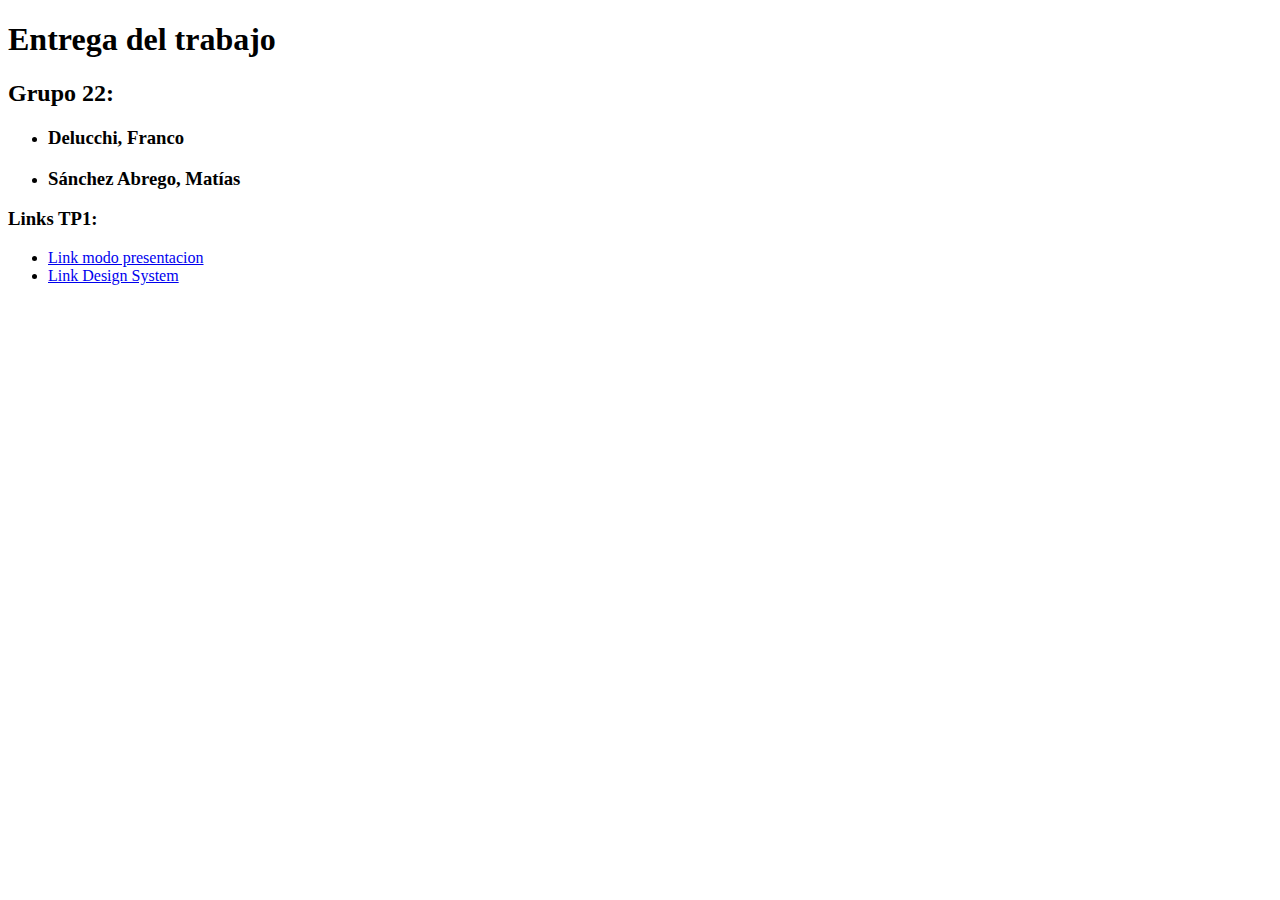
<file: TP1/EntregaFinal/index.html>
<!DOCTYPE html>
<html lang="en">
<head>
    <meta charset="UTF-8">
    <meta name="viewport" content="width=device-width, initial-scale=1.0">
    <meta http-equiv="X-UA-Compatible" content="ie=edge">
    <title>Entrega Visualizacion</title>
</head>
<body>

    <h1>Entrega del trabajo</h1>

    <h2>Grupo 22:</h2>

    <ul>
        <li>
            <h3> Delucchi, Franco</h3>
        </li>
        <li>
            <h3> Sánchez Abrego, Matías</h3>
        </li>   
    </ul>

    <h3>Links TP1:</h3>

    <ul>
        <li>
            <a href="https://www.figma.com/proto/u2akKTMaSn2LsoxK5bPWT7/Design-System---Interfaces?type=design&node-id=106-2058&t=HRVhp0uLTmpouGFp-1&scaling=min-zoom&page-id=16%3A144&mode=design" target="_blank">Link modo presentacion</a>
        </li>
        <li>
            <a href="https://www.figma.com/file/u2akKTMaSn2LsoxK5bPWT7/Design-System---Interfaces?type=design&node-id=0%3A1&mode=design&t=AVyvlEzbK8k4ORBa-1" target="_blank">Link Design System</a>
        </li>
    </ul>

</body>
</html>
</file>
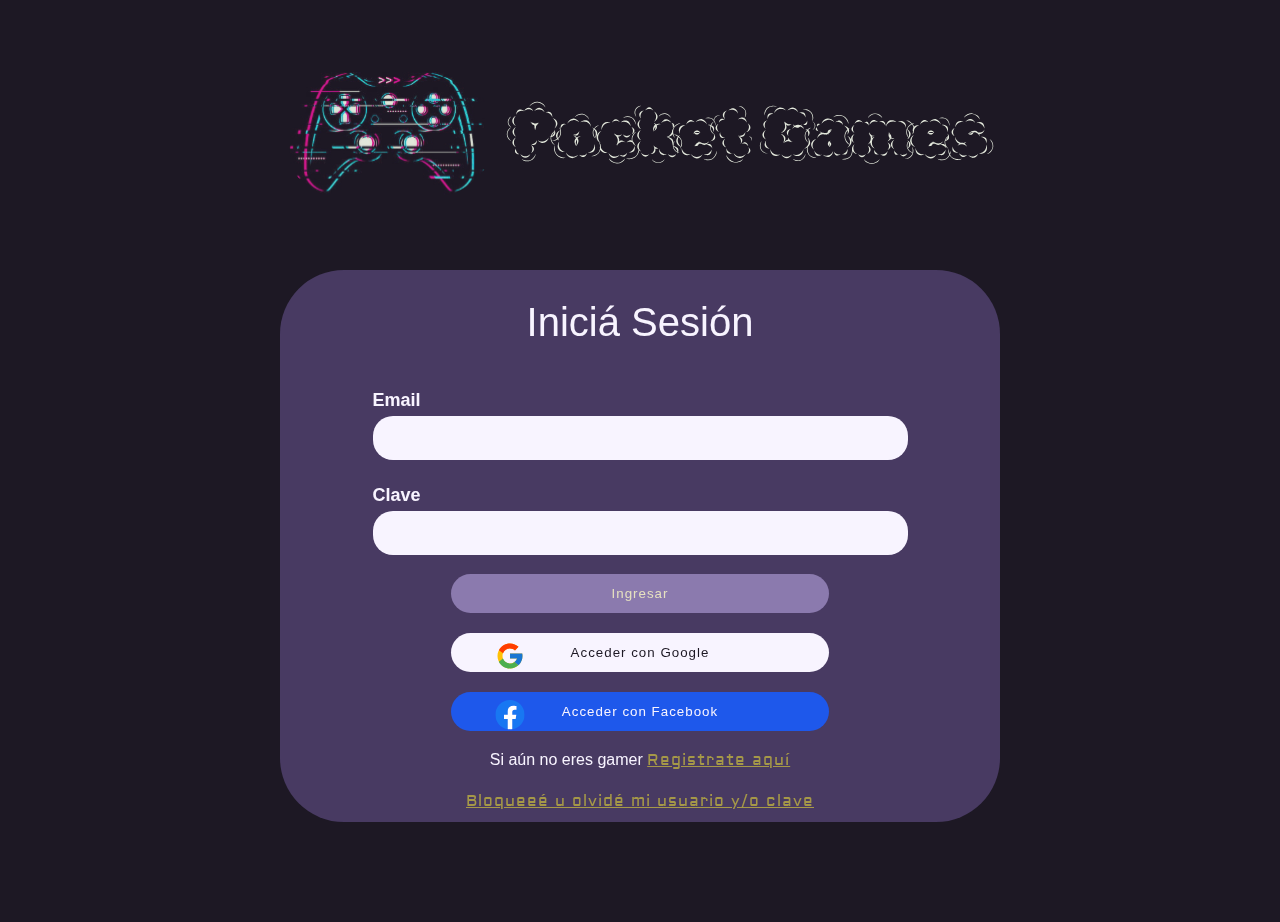
<file: TP2/EntregaFinal/index.html>
<!DOCTYPE html>
<html lang="en">
<head>
    <meta charset="UTF-8">
    <meta name="viewport" content="width=device-width, initial-scale=1.0">
    <title>Log in</title>
    <link rel="stylesheet" href="css/styles.css">

</head>
<body>

    <header class="login-header">
        <div>
            <img src="media/imagenes/logo.svg" alt="PokerGames" id="logo-form">
        </div>
    </header>

    <section class="forms">
        <form action="home.html" class="form-login">
            <h1>Iniciá Sesión</h1>

            <div class="data">
                <label>Email</label>
                <input type="email" class="input-txt" required>
                <label>Clave</label>
                <input type="text" class="input-txt" required>
            </div>

            <button type="submit" class="btn-primary btn-ingreso">Ingresar</button>
            <button class="btn-google">Acceder con Google</button>
            <img src="media/iconos/google.svg" alt="" class="google-form">
            <button class="btn-fb">Acceder con Facebook</button>
            <img src="media/iconos/face.svg" alt="" class="fb-form">

            <p>Si aún no eres gamer <a><span class="registro">Registrate aquí</span></a></p>
            <span>Bloqueeé u olvidé mi usuario y/o clave</span>
        </form>

        <div class="overlay mje-ingreso none">
            <div class="pop-up-exitoso">
                <div class="pop-up-body">
                    <h3>¡Te has logueado exitosamente!</h3>
                </div>
            </div>
        </div>
        

        <form action="" class="form-register none">
            <h1>Ingresá tus datos</h1>
            <div class="data">
                <label>Nombre y Apellido *</label>
                <input type="text" class="input-txt" required>
                <label>Nickname</label>
                <input type="text" class="input-txt">
                <label>Email *</label>
                <input type="email" class="input-txt" value="ejemplo@poket.com"required>
                <label>Fecha de Nacimiento *</label>
                <input type="text" value="dd/mm/aa" class="input-txt" required>
                <label>Clave *</label>
                <input type="text" class="input-txt" required>
                <label>Repetir Clave *</label>
                <input type="text" class="input-txt" required>
            </div>
            
            <div class ="terminos">
                <input type="checkbox" required>
                <label>Acepta términos y condiciones</label>
            </div>
            <div class="captcha">
                <div class="container-captcha">
                    <div class="tic">
                        <img src="media/iconos/tic.svg" alt="" class="none">
                    </div>
                    <p>No soy un robot</p>
                </div>
                <img src="media/iconos/captcha.svg" alt="">
            </div>
    
            <button class="btn-primary btn-register">Registrar</button>
            
            <img src="media/iconos/return.svg" alt="Return" class="return">
        </form>
        <div class="overlay mje-registro none">
            <div class="pop-up-exitoso">
                <div class="pop-up-body">
                    <h3>¡Te has registrado exitosamente!</h3>
                </div>
            </div>
        </div>
        
    </section>

    <script src="js/form.js"></script>
    
</body>
</html>
</file>
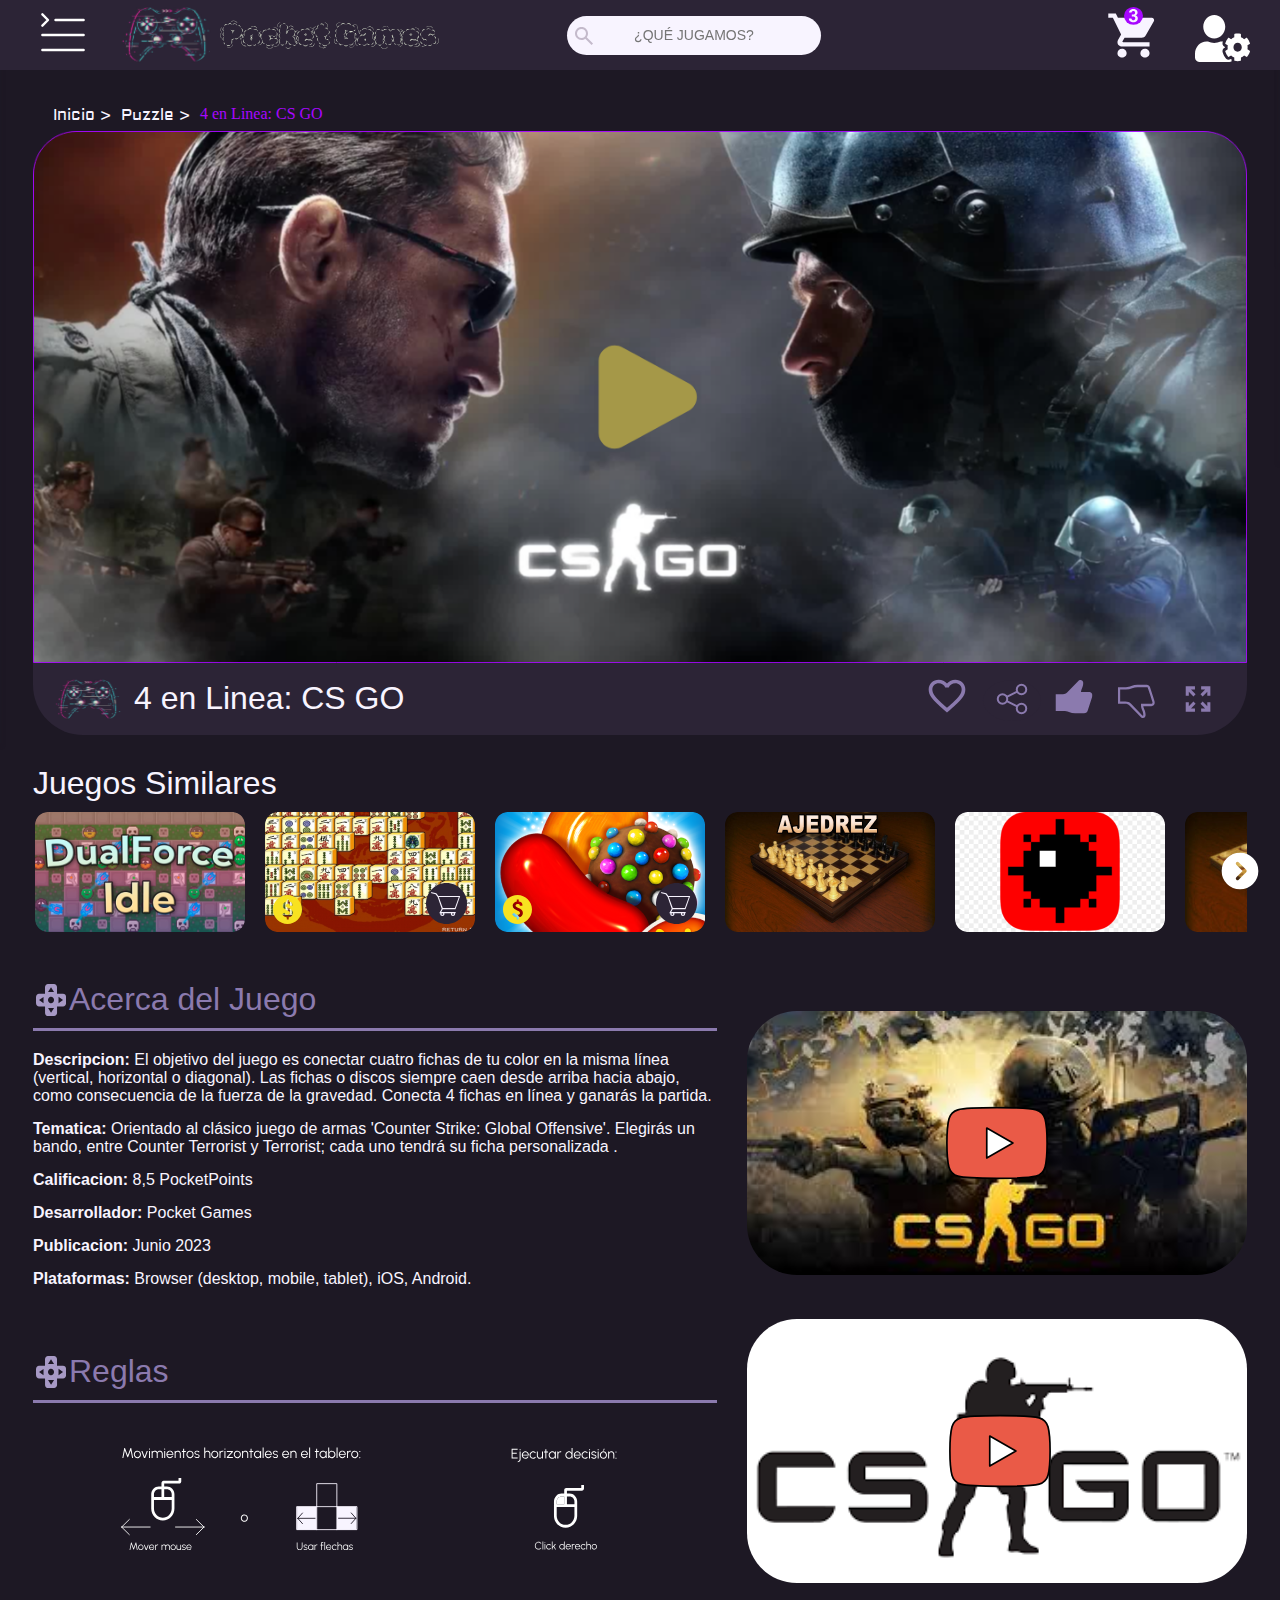
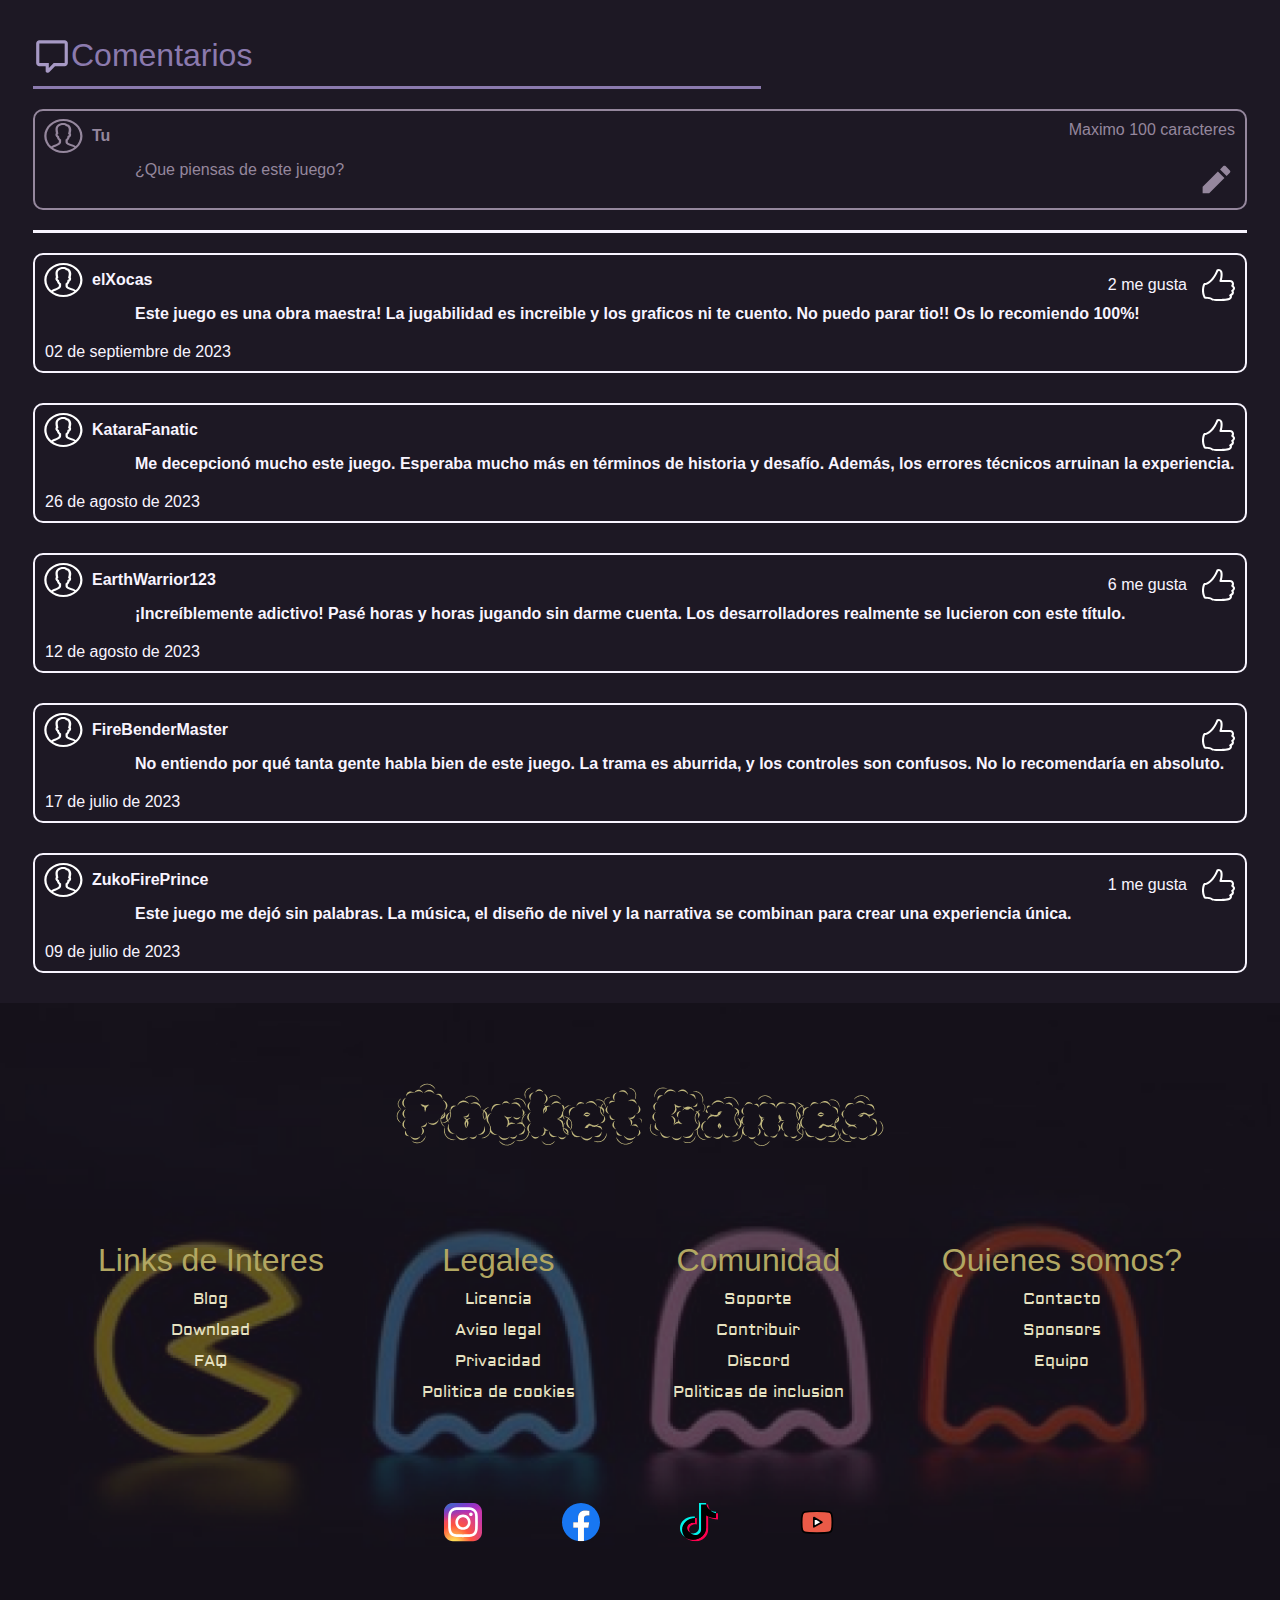
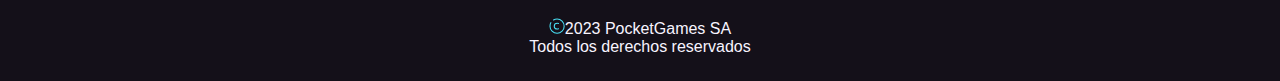
<file: TP2/EntregaFinal/gameView.html>
<!DOCTYPE html>
<html lang="en">
<head>
    <meta charset="UTF-8">
    <meta name="viewport" content="width=device-width, initial-scale=1.0">
    <title>4 en Linea - CS-GO</title>
    <link rel="stylesheet" href="css/styles.css">
</head>
<body>

    <header>
        <div class="menu-logo">
            <img src="media/iconos/burger.svg" id="burger">
            <a href="home.html"><img src="media/imagenes/logo.svg" id="logo-header"></a>
            <a href="home.html"><img src="media/imagenes/joistick.svg" id="joistick"></a>
        </div>
        <div class="menu-search">
            <img src="media/iconos/lupa.svg" alt="" class="lupa">
            <input type="text" placeholder="¿QUÉ JUGAMOS?" class="search">
        </div>
        <div>
            <img src="media/iconos/cart.svg" id="cart">
            <img src="media/iconos/user.svg" id="user">
        </div>
    </header>

    <nav class ="menu">
        <div class="option home">
            <img src="media/iconos/inicio.svg">
            <h3>Inicio</h3>
        </div>
        <div class="option">
            <img src="media/iconos/juegos.svg">
            <h3>Mis Juegos</h3>
        </div>
        <div class="option">
            <img src="media/iconos/recientes.svg">
            <h3>Recientes</h3>
        </div>
        <div class="option">
            <img src="media/iconos/tendencias.svg">
            <h3>Tendencias</h3>
        </div>
        <div class="option">
            <img src="media/iconos/favoritos.svg">
            <h3>Favoritos</h3>
        </div>
        <div class="option line">
            <img src="media/iconos/multijugador.svg">
            <h3>Multijugador</h3>
        </div>
        <div class="option">
            <img src="media/iconos/aventura.svg">
            <h3>Aventura</h3>
        </div>
        <div class="option">
            <img src="media/iconos/autos.svg">
            <h3>Autos</h3>
        </div>
        <div class="option">
            <img src="media/iconos/armas.svg">
            <h3>Armas</h3>
        </div>
        <div class="option">
            <img src="media/iconos/accion.svg">
            <h3>Accion</h3>
        </div>
        <div class="option">
            <img src="media/iconos/terror.svg">
            <h3>Terror</h3>
        </div>
        <div class="option">
            <img src="media/iconos/estrategia.svg">
            <h3>Estrategia</h3>
        </div>
        <div class="option">
            <img src="media/iconos/clasicos.svg">
            <h3>Clásicos</h3>
        </div>
        <div class="option">
            <img src="media/iconos/puzzle.svg">
            <h3>Puzzle</h3>
        </div>
    </nav>

    <nav class ="menu-user">
        <div class="option">
            <img src="media/iconos/account.svg">
            <h3>Perfil</h3>
        </div>
        <div class="option">
            <img src="media/iconos/settings.svg">
            <h3>Ajustes</h3>
        </div>
        <div class="option">
            <img src="media/iconos/purchase.svg">
            <h3>Mis compras</h3>
        </div>
        <div class="option line close">
            <img src="media/iconos/out.svg">
            <h3>Cerrar Sesión</h3>
        </div>
    </nav>

    <nav class ="menu-cart">
        <div class="item">
            <div class="item-container">
                <h3>Counter Strike</h3>
                <div>
                    <img src="media/iconos/delete.svg">
                    <h2>$1,50</h2>
                </div>
            </div>
            <img src="media/imagenes/items/item1.png">
        </div>
        <div class="item">
            <div class="item-container">
                <h3>God of War</h3>
                <div>
                    <img src="media/iconos/delete.svg">
                    <h2>$1,50</h2>
                </div>
            </div>
            <img src="media/imagenes/items/item2.png">
        </div>
        <div class="item">
            <div class="item-container">
                <h3>Starcraft II</h3>
                <div>
                    <img src="media/iconos/delete.svg">
                    <h2>$1,50</h2>
                </div>
            </div>
            <img src="media/imagenes/items/item3.png">
        </div>
        <div class="item total">
            <div class="item-container">
                <h2>Total:</h2>
                <h2>$5,80</h2>
            </div>
            <div class="container">
                <div class="buttons">
                    <a href="#" class="btn btn-1">COMPRAR</a>
                </div>
            </div>
        </div>
    </nav>
    
    <main>

        <div class="container">
            <ol class="breadcrumb">
              <li class="breadcrumb-item"><a href="home.html">Inicio > </a></li>
              <li class="breadcrumb-item"><a href="home.html">Puzzle > </a></li>
              <li class="breadcrumb-item active"> 4 en Linea: CS GO</li>
            </ol>
        </div>
        
        <section class="game">

            <canvas></canvas>
            
            <div class="control-bar">
                <div class="logo-game-view">
                    <img src="media/iconos/logo-pocket.svg" alt="" id="logo-game-view">
                    <h2>4 en Linea: CS GO</h2>
                </div>
                <div class="game-icons">
                    <img src="media/iconos/heart.svg" alt="">
                    <button class="ripple-button" id="share">
                        <img src="media/iconos/share.svg" alt="">
                    </button>
                    <img src="media/iconos/like.svg" alt="">
                    <img src="media/iconos/dislike.svg" alt="">
                    <img src="media/iconos/fullscreen.svg" alt="">
                </div>
            </div>

            <!-- Contenedor del pop-up -->
            <div class="overlay none"></div>
                <div id="popup-overlay" class="popup-overlay">
                    <div id="popup-content" class="popup-content">
                        <h2>Compartir este contenido</h2>
                        <p>Enlace para copiar: <input type="text" id="share-link" readonly></p>
                        <div class="social-links">
                            <a href="#">
                                <img src="media/iconos/insta.svg" alt="instagram">
                            </a>
                            <a href="#">
                                <img src="media/iconos/wasap.svg" alt="wasap">
                            </a>
                            <a href="#">
                                <img src="media/iconos/face.svg" alt="facebook">
                            </a>
                            <a href="#">
                                <img src="media/iconos/tik.svg" alt="tiktok">
                            </a>
                            <a href="#">
                                <img src="media/iconos/redit.svg" alt="redit">
                            </a>
                            <a href="#">
                                <img src="media/iconos/twiter.svg" alt="twiter">
                            </a>
                        </div>
                        <button id="close-popup">CERRAR</button>
                    </div>
                </div>
            </div>

        </section>   
    
        <section class="similares">
            <h2>Juegos Similares</h2>
            <img src="media/iconos/left.svg" alt="" class="left none">
            <div class="carrusel">
                <div class="card">
                    <img src="media/imagenes/estrategia/dual.png" alt="" class="card-img card-primary">
                    <h3 class="none">Dual Force</h3>
                </div>
                <div class="card">
                    <img src="media/imagenes/puzzle/mah.png" alt="" class="card-img card-payable">
                    <h3 class="none">Mahjong</h3>
                </div>
                <div class="card">
                    <img src="media/imagenes/puzzle/candy.png" alt="" class="card-img card-payable">
                    <h3 class="none">Candy Crush</h3>
                </div>
                <div class="card">
                    <img src="media/imagenes/puzzle/ajedrez.png" alt="" class="card-img card-primary">
                    <h3 class="none">Ajedrez</h3>
                </div>
                <div class="card">
                    <img src="media/imagenes/puzzle/buscaminas.png" alt="" class="card-img card-primary">
                    <h3 class="none">Buscaminas</h3>
                </div>
                <div class="card">
                    <img src="media/imagenes/puzzle/damas.png" alt="" class="card-img card-primary">
                    <h3 class="none">Damas</h3>
                </div>
                <div class="card">
                    <img src="media/imagenes/puzzle/jigsaw.png" alt="" class="card-img card-primary">
                    <h3 class="none">Jigsaw</h3>
                </div>
                <div class="card">
                    <img src="media/imagenes/puzzle/sudoku.png" alt="" class="card-img card-primary">
                    <h3 class="none">Sudoku</h3>
                </div>
                <div class="card">
                    <img src="media/imagenes/puzzle/ludo.png" alt="" class="card-img card-primary">
                    <h3 class="none">Ludo</h3>
                </div>
            </div>
            <img src="media/iconos/right.svg" alt="" class="right">
        </section>
    
        <section class="game-related">
            <article class="game-insights">

                <div class="about-game">
                    <img src="media/iconos/control.svg" alt="arrow-logo">
                    <h2>Acerca del Juego</h2>
                </div>

                <hr id="break-line1">

                <div class="description">
                    <p><strong><span>Descripcion:</span></strong> El objetivo del juego es conectar cuatro fichas de tu color en la misma línea (vertical, horizontal o diagonal). 
                        Las fichas o discos siempre caen desde arriba hacia abajo, como consecuencia de la fuerza de la gravedad. Conecta 4 fichas en línea y ganarás la partida.
                    </p>
                    <p><strong><span>Tematica:</span></strong> Orientado al clásico juego de armas 'Counter Strike: Global Offensive'. Elegirás un bando, entre Counter Terrorist y Terrorist; 
                        cada uno tendrá su ficha personalizada .
                    </p>
                    <p><strong><span>Calificacion:</span></strong> 8,5 PocketPoints</p>
                    <p><strong><span>Desarrollador:</span></strong> Pocket Games</p>
                    <p><strong><span>Publicacion:</span></strong> Junio 2023</p>
                    <p><strong><span>Plataformas:</span></strong> Browser (desktop, mobile, tablet), iOS, Android.</p>
                </div>

                <div class="rules">
                    <img src="media/iconos/control.svg" alt="arrow-logo">
                    <h2>Reglas</h2>
                </div>

                <hr id="break-line2">

                <div class="rules-images">
                    <img src="media/imagenes/descripcion.svg" alt="reglas" id="reglas">
                </div>
            </article>
    
            <article class="highlights">
                
                <div id="video1">
                    <img src="media/imagenes/video1.svg" alt="">
                </div>
                <div id="video2">
                    <img src="media/imagenes/video2.svg" alt="">
                </div>
            </article>
    
        </section>

        <section class="coments">

            <div class="comentarios">
                <img src="media/iconos/coment.svg" alt="message-logo">
                <h2>Comentarios</h2>
            </div>

            <hr id="break-line3">

            <div class="coment-box">
                <div class="top">
                    <div class="coment-profile">
                        <img src="media/iconos/profile-dark.svg" alt="perfil-coment-icon">
                        <p><strong>Tu</strong></p>
                    </div>
                    <div class="coment-max">
                        <p>Maximo 100 caracteres</p>
                    </div>
                </div>
                <div class="bot">
                    <p>¿Que piensas de este juego?</p>
                    <img src="media/iconos/pencil.svg" alt="write-icon" id="pencil">
                </div>
            </div>

            <hr id="break-line4">

            <div class="coment-post">
                <div class="top">
                    <div class="coment-profile">
                        <img src="media/iconos/user-coment.svg" alt="perfil-coment-icon">
                        <p><strong>elXocas</strong></p>
                    </div>
                    <div class="coment-like">
                        <p>2 me gusta</p>
                        <img class="like-icon" src="media/iconos/fill-like.svg" alt="like-icon">
                    </div>
                </div>
                <div class="mid">
                    <p><strong>
                        Este juego es una obra maestra! La jugabilidad es increible y los graficos ni te cuento.
                        No puedo parar tio!! Os lo recomiendo 100%!
                    </strong></p>
                </div>
                <div class="bot-post">
                    <p>02 de septiembre de 2023</p>
                </div>
            </div>
            <div class="coment-post">
                <div class="top">
                    <div class="coment-profile">
                        <img src="media/iconos/user-coment.svg" alt="perfil-coment-icon">
                        <p><strong>KataraFanatic</strong></p>
                    </div>
                    <div class="coment-like">
                        <p></p>
                        <img class="like-icon" src="media/iconos/fill-like.svg" alt="like-icon">
                    </div>
                </div>
                <div class="mid">
                    <p><strong>
                        Me decepcionó mucho este juego. 
                        Esperaba mucho más en términos de historia y desafío. Además, los errores técnicos arruinan la experiencia.
                    </strong></p>
                </div>
                <div class="bot-post">
                    <p>26 de agosto de 2023</p>
                </div>
            </div>
            <div class="coment-post">
                <div class="top">
                    <div class="coment-profile">
                        <img src="media/iconos/user-coment.svg" alt="perfil-coment-icon">
                        <p><strong>EarthWarrior123</strong></p>
                    </div>
                    <div class="coment-like">
                        <p>6 me gusta</p>
                        <img class="like-icon" src="media/iconos/fill-like.svg" alt="like-icon">
                    </div>
                </div>
                <div class="mid">
                    <p><strong>
                        ¡Increíblemente adictivo! Pasé horas y horas jugando sin darme cuenta. 
                        Los desarrolladores realmente se lucieron con este título.
                    </strong></p>
                </div>
                <div class="bot-post">
                    <p>12 de agosto de 2023</p>
                </div>
            </div>
            <div class="coment-post">
                <div class="top">
                    <div class="coment-profile">
                        <img src="media/iconos/user-coment.svg" alt="perfil-coment-icon">
                        <p><strong>FireBenderMaster</strong></p>
                    </div>
                    <div class="coment-like">
                        <p></p>
                        <img class="like-icon" src="media/iconos/fill-like.svg" alt="like-icon">
                    </div>
                </div>
                <div class="mid">
                    <p><strong>
                        No entiendo por qué tanta gente habla bien de este juego. La trama es aburrida, y los controles son confusos. 
                        No lo recomendaría en absoluto.
                    </strong></p>
                </div>
                <div class="bot-post">
                    <p>17 de julio de 2023</p>
                </div>
            </div>
            <div class="coment-post">
                <div class="top">
                    <div class="coment-profile">
                        <img src="media/iconos/user-coment.svg" alt="perfil-coment-icon">
                        <p><strong>ZukoFirePrince</strong></p>
                    </div>
                    <div class="coment-like">
                        <p>1 me gusta</p>
                        <img class="like-icon" src="media/iconos/fill-like.svg" alt="like-icon">
                    </div>
                </div>
                <div class="mid">
                    <p><strong>
                        Este juego me dejó sin palabras. La música, el diseño de nivel y la narrativa 
                        se combinan para crear una experiencia única. 
                    </strong></p>
                </div>
                <div class="bot-post">
                    <p>09 de julio de 2023</p>
                </div>
            </div>
        </section>

    </main>

    <footer>
    
        <div class="logo-footer">
            <a class="logo" href="index.html">
                <img src="media/imagenes/logo-footer.png" alt="logo pocket games">
            </a>
        </div>

        <div class="links-footer">
            <section class="section-footer">
                <h2>Links de Interes</h2>
                <a href="">Blog</a>
                <a href="">Download</a>
                <a href="">FAQ</a>
            </section>

            <section class="section-footer">
                <h2>Legales</h2>
                <a href="">Licencia</a>
                <a href="">Aviso legal</a>
                <a href="">Privacidad</a>
                <a href="">Politica de cookies</a>
            </section>

            <section class="section-footer">
                <h2>Comunidad</h2>
                <a href="">Soporte</a>
                <a href="">Contribuir</a>
                <a href="">Discord</a>
                <a href="">Politicas de inclusion</a>
            </section>

            <section class="section-footer">
                <h2>Quienes somos?</h2>
                <a href="">Contacto</a>
                <a href="">Sponsors</a>
                <a href="">Equipo</a>
            </section>
        </div>

        <div class="social-footer">
            <a class="insta" href="">
                <img src="media/iconos/insta.svg" alt="instagram">
            </a>
            <a class="face" href="">
                <img src="media/iconos/face.svg" alt="facebook">
            </a>
            <a class="tik" href="">
                <img src="media/iconos/tik.svg" alt="tiktok">
            </a>
            <a class="tube" href="">
                <img src="media/iconos/tube.svg" alt="youtube">
            </a>
        </div>

        <div class="text-footer">
            <p><span><img src="media/iconos/Copy.svg" alt="copyright"></span>2023 PocketGames SA</p>
            <p>Todos los derechos reservados</p>
        </div>
    </footer>

    <script src="js/main.js"></script>
    <script src="js/game.js"></script>
</body>
</html>
</file>
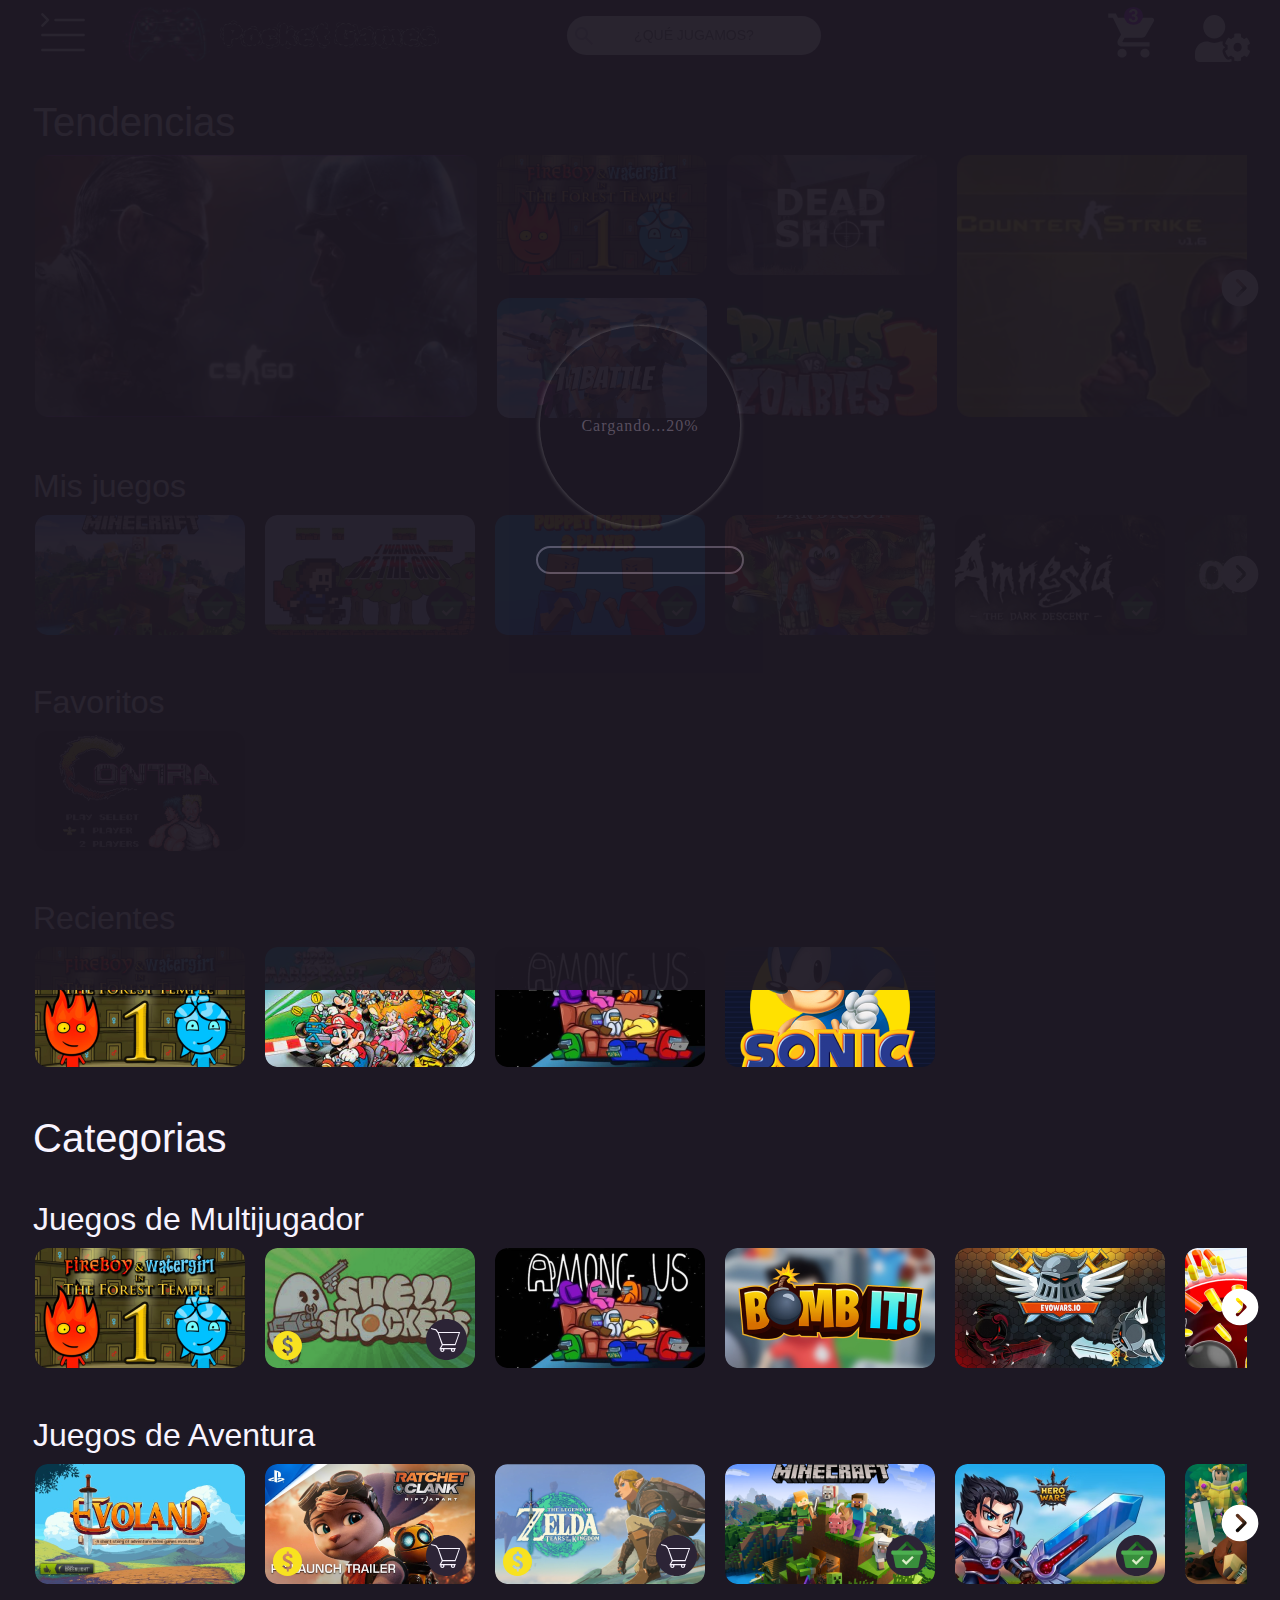
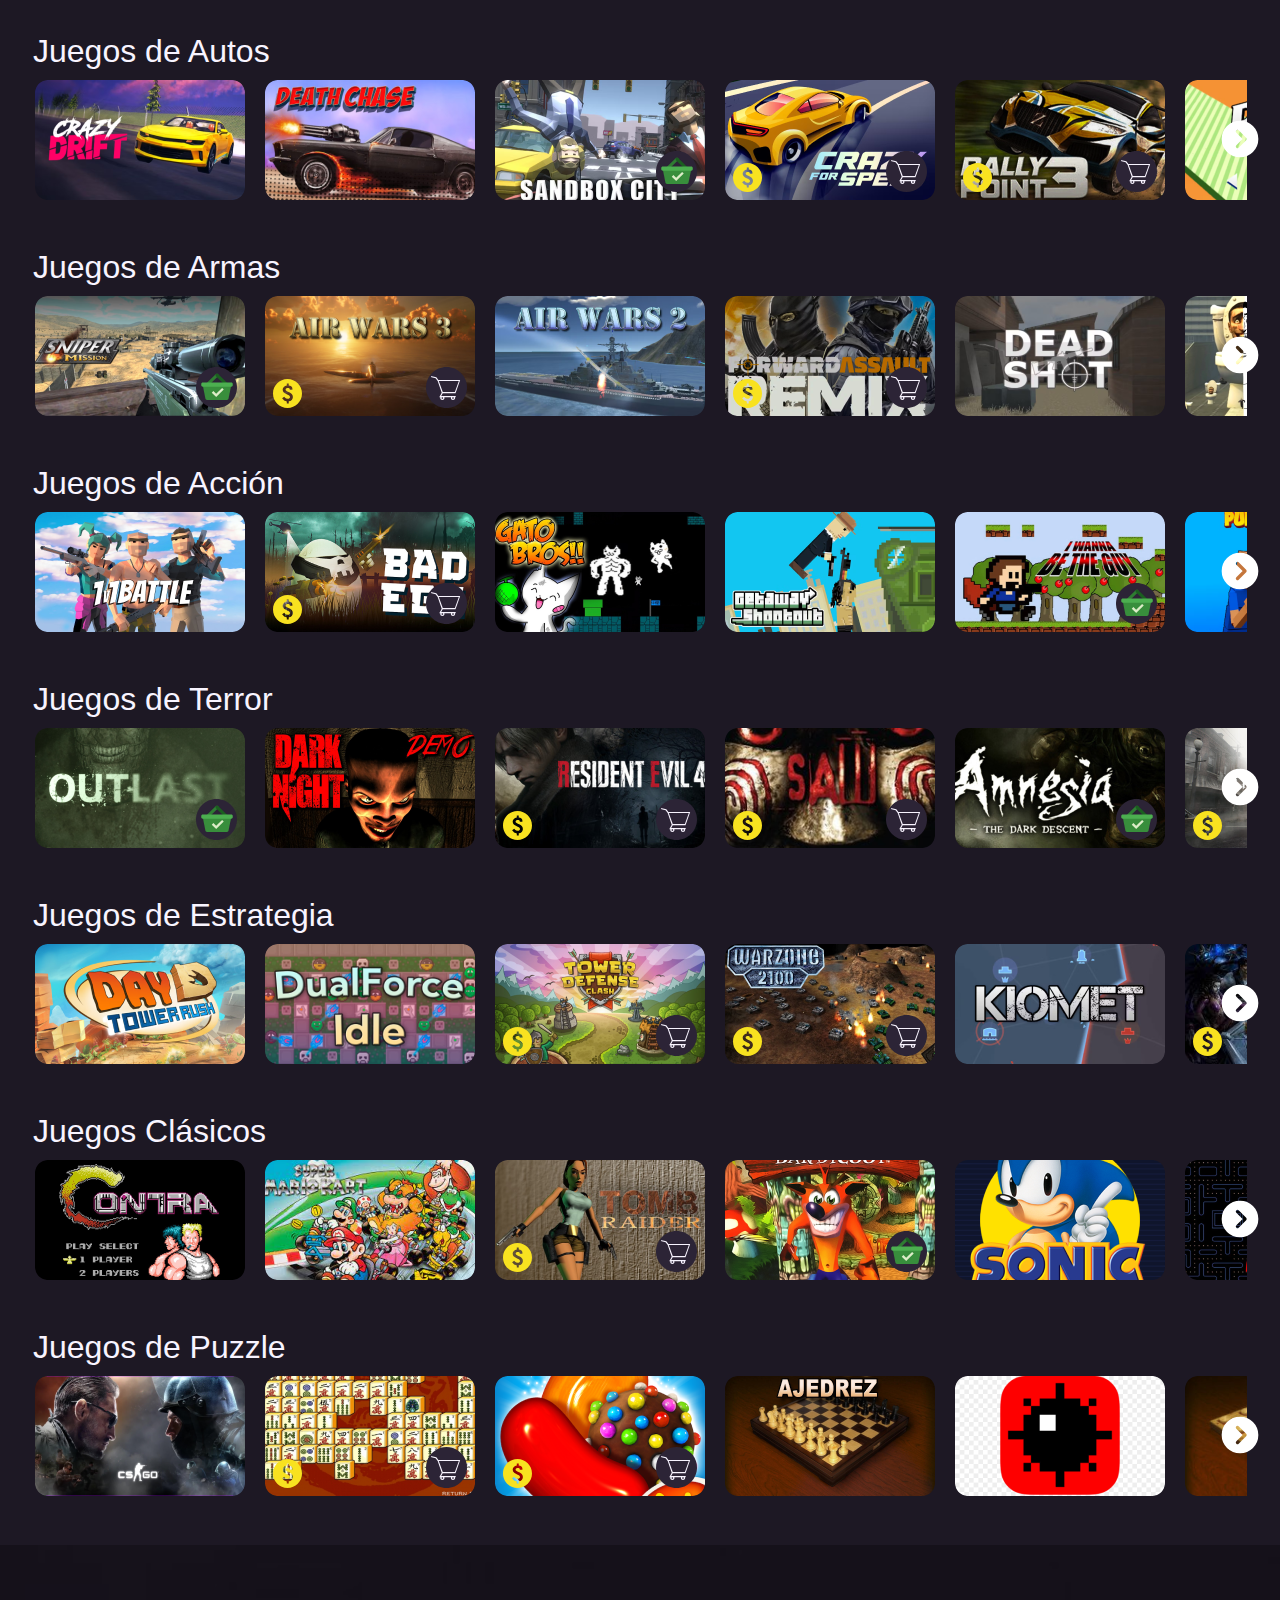
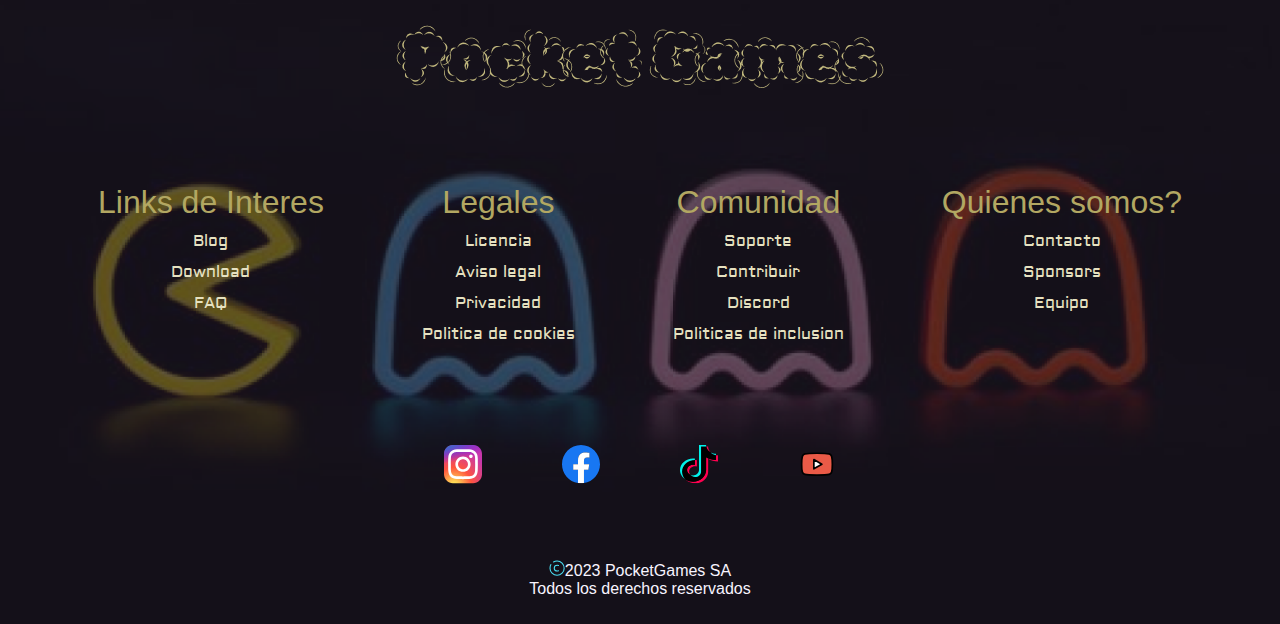
<file: TP2/EntregaFinal/home.html>
<!DOCTYPE html>
<html lang="en">
<head>
    <meta charset="UTF-8">
    <meta name="viewport" content="width=device-width, initial-scale=1.0">
    <title>Registro</title>
    <link rel="stylesheet" href="css/styles.css">
</head>
<body>

    <header>
        <div class="menu-logo">
            <img src="media/iconos/burger.svg" id="burger">
            <a href="home.html"><img src="media/imagenes/logo.svg" id="logo-header"></a>
            <a href="home.html"><img src="media/imagenes/joistick.svg" id="joistick"></a>
        </div>
        <div class="menu-search">
            <img src="media/iconos/lupa.svg" alt="" class="lupa">
            <input type="text" placeholder="¿QUÉ JUGAMOS?" class="search">
        </div>
        <div>
            <img src="media/iconos/cart.svg" id="cart">
            <img src="media/iconos/user.svg" id="user">
        </div>
    </header>

    <nav class ="menu">
        <div class="option home">
            <img src="media/iconos/inicio.svg">
            <h3>Inicio</h3>
        </div>
        <div class="option">
            <img src="media/iconos/juegos.svg">
            <h3>Mis Juegos</h3>
        </div>
        <div class="option">
            <img src="media/iconos/recientes.svg">
            <h3>Recientes</h3>
        </div>
        <div class="option">
            <img src="media/iconos/tendencias.svg">
            <h3>Tendencias</h3>
        </div>
        <div class="option">
            <img src="media/iconos/favoritos.svg">
            <h3>Favoritos</h3>
        </div>
        <div class="option line">
            <img src="media/iconos/multijugador.svg">
            <h3>Multijugador</h3>
        </div>
        <div class="option">
            <img src="media/iconos/aventura.svg">
            <h3>Aventura</h3>
        </div>
        <div class="option">
            <img src="media/iconos/autos.svg">
            <h3>Autos</h3>
        </div>
        <div class="option">
            <img src="media/iconos/armas.svg">
            <h3>Armas</h3>
        </div>
        <div class="option">
            <img src="media/iconos/accion.svg">
            <h3>Accion</h3>
        </div>
        <div class="option">
            <img src="media/iconos/terror.svg">
            <h3>Terror</h3>
        </div>
        <div class="option">
            <img src="media/iconos/estrategia.svg">
            <h3>Estrategia</h3>
        </div>
        <div class="option">
            <img src="media/iconos/clasicos.svg">
            <h3>Clásicos</h3>
        </div>
        <div class="option">
            <img src="media/iconos/puzzle.svg">
            <h3>Puzzle</h3>
        </div>
    </nav>

    <nav class ="menu-user">
        <div class="option">
            <img src="media/iconos/account.svg">
            <h3>Perfil</h3>
        </div>
        <div class="option">
            <img src="media/iconos/settings.svg">
            <h3>Ajustes</h3>
        </div>
        <div class="option">
            <img src="media/iconos/purchase.svg">
            <h3>Mis compras</h3>
        </div>
        <div class="option line close">
            <img src="media/iconos/out.svg">
            <h3>Cerrar Sesión</h3>
        </div>
    </nav>

    <nav class ="menu-cart">
        <div class="item">
            <div class="item-container">
                <h3>Counter Strike</h3>
                <div>
                    <img src="media/iconos/delete.svg">
                    <h2>$1,50</h2>
                </div>
            </div>
            <img src="media/imagenes/items/item1.png">
        </div>
        <div class="item">
            <div class="item-container">
                <h3>God of War</h3>
                <div>
                    <img src="media/iconos/delete.svg">
                    <h2>$1,50</h2>
                </div>
            </div>
            <img src="media/imagenes/items/item2.png">
        </div>
        <div class="item">
            <div class="item-container">
                <h3>Starcraft II</h3>
                <div>
                    <img src="media/iconos/delete.svg">
                    <h2>$1,50</h2>
                </div>
            </div>
            <img src="media/imagenes/items/item3.png">
        </div>
        <div class="item total">
            <div class="item-container">
                <h2>Total:</h2>
                <h2>$5,80</h2>
            </div>
            <div class="container">
                <div class="buttons">
                    <a href="#" class="btn btn-1">COMPRAR</a>
                </div>
            </div>
        </div>
    </nav>

    <main>

        <section>
            <h1>Tendencias</h1>
            <img src="media/iconos/left.svg" alt="" class="left tend none">
            <div class="carrusel">
                <a href="gameView.html">
                    <div class="card">
                        <img src="media/imagenes/puzzle/4lineaBig.png" alt="" class="card-img card-primary big">
                        <h3 class="none">4 en Linea: CS GO</h3>
                    </div>
                </a>
                <div class="cuatro">
                    <div class="dos">
                        <div class="card">
                            <img src="media/imagenes/multiplayer/fire-water.png" alt="" class="card-img card-primary">
                            <h3 class="none">Fireboy & Watergirl</h3>
                        </div>
                        <div class="card">
                            <img src="media/imagenes/accion/1v1.png" alt="" class="card-img card-primary">
                            <h3 class="none">1v1 Battle</h3>
                        </div>
                    </div>
                    <div class="dos">
                        <div class="card">
                            <img src="media/imagenes/armas/death-shot.png" alt="" class="card-img card-primary">
                            <h3 class="none">Dead Shot</h3>
                        </div>
                        <div class="card">
                            <img src="media/imagenes/estrategia/pz3.png" alt="" class="card-img card-primary">
                            <h3 class="none">Plants vs Zombie 3</h3>
                        </div>
                    </div>
                </div>
                <div class="card">
                    <img src="media/imagenes/armas/cs.png" alt="" class="card-img card-primary big">
                    <h3 class="none">Counter Strike 1.6</h3>
                </div>
                <div>
                    <div class="cuatro">
                        <div class="dos">
                            <div class="card">
                                <img src="media/imagenes/terror/perdita.png" alt="" class="card-img card-primary">
                                <h3 class="none">Perdita</h3>
                            </div>
                            <div class="card">
                                <img src="media/imagenes/estrategia/kiomet.png" alt="" class="card-img card-primary">
                                <h3 class="none">Kiomet</h3>
                            </div>
                        </div>
                        <div class="dos">
                            <div class="card">
                                <img src="media/imagenes/autos/death-chase.png" alt="" class="card-img card-primary">
                                <h3 class="none">Death Chase</h3>
                            </div>
                            <div class="card">
                                <img src="media/imagenes/clasicos/street-fighter.png" alt="" class="card-img card-primary">
                                <h3 class="none">Street Fighter</h3>
                            </div>
                        </div>
                        <div class="dos">
                            <div class="card">
                                <img src="media/imagenes/aventura/evoland.png" alt="" class="card-img card-primary">
                                <h3 class="none">Evoland</h3>
                            </div>
                            <div class="card">
                                <img src="media/imagenes/multiplayer/holey-io.png" alt="" class="card-img card-primary">
                                <h3 class="none">Holey.io</h3>
                            </div>
                        </div>
                    </div>
                </div>
            </div>
            <img src="media/iconos/right.svg" alt="" class="right tend">
        </section>

        <section>
            <section>
                <h2>Mis juegos</h2>
                <img src="media/iconos/left.svg" alt="" class="left none">
                <div class="carrusel">
                    <div class="card">
                        <img src="media/imagenes/aventura/minecraft.png" alt="" class="card-img card-primary card-bought">
                        <h3 class="none">Minecraft</h3>
                    </div>
                    <div class="card">
                        <img src="media/imagenes/accion/i-wanna.png" alt="" class="card-img card-primary card-bought">
                        <h3 class="none">I Wanna Be The Guy</h3>
                    </div>
                    <div class="card">
                        <img src="media/imagenes/accion/puppet-fight.png" alt="" class="card-img card-primary card-bought">
                        <h3 class="none">Puppet Fighter</h3>
                    </div>
                    <div class="card">
                        <img src="media/imagenes/clasicos/crash.png" alt="" class="card-img card-primary card-bought">
                        <h3 class="none">Crash</h3>
                    </div>
                    <div class="card">
                        <img src="media/imagenes/terror/amnesia.png" alt="" class="card-img card-primary card-bought">
                        <h3 class="none">Amnesia</h3>
                    </div>
                    <div class="card">
                        <img src="media/imagenes/terror/outlast.png" alt="" class="card-img card-primary card-bought">
                        <h3 class="none">Outlast</h3>
                    </div>
                    <div class="card">
                        <img src="media/imagenes/clasicos/zelda.png" alt="" class="card-img card-primary card-bought">
                        <h3 class="none">Zelda</h3>
                    </div>
                    <div class="card">
                        <img src="media/imagenes/autos/sand-city.png" alt="" class="card-img card-primary card-bought">
                        <h3 class="none">Sandbox</h3>
                    </div>
                    <div class="card last">
                        <img src="media/imagenes/clasicos/mario-bros.png" alt="" class="card-img card-primary card-bought">
                        <h3 class="none">Super Mario Bros</h3>
                    </div>
                </div>
                <img src="media/iconos/right.svg" alt="" class="right">
            </section>
            
            <section>
                <h2>Favoritos</h2>
                <div class="carrusel">
                    <div class="card">
                        <img src="media/imagenes/clasicos/contra.png" alt="" class="card-img card-primary">
                        <h3 class="none">Contra</h3>
                    </div>
                </div>
            </section>
            
            <section>
                <h2>Recientes</h2>
                <img src="media/iconos/left.svg" alt="" class="left none">
                <div class="carrusel">
                    <div class="card">
                        <img src="media/imagenes/multiplayer/fire-water.png" alt="" class="card-img card-primary">
                        <h3 class="none">Fireboy & Watergirl</h3>
                    </div>
                    <div class="card">
                        <img src="media/imagenes/clasicos/mario-kart.png" alt="" class="card-img card-primary">
                        <h3 class="none">Mario Kart</h3>
                    </div>
                    <div class="card">
                        <img src="media/imagenes/multiplayer/among-us.png" alt="" class="card-img card-primary">
                        <h3 class="none">Among US</h3>
                    </div>
                    <div class="card">
                        <img src="media/imagenes/clasicos/sonic.png" alt="" class="card-img card-primary">
                        <h3 class="none">Sonic</h3>
                    </div>
                </div>
                <img src="media/iconos/right.svg" alt="" class="right">
            </section>
        </section>
    
        <h1>Categorias</h1>
    
        <section class="carruseles">
            <section>
                <h2>Juegos de Multijugador</h2>
                <img src="media/iconos/left.svg" alt="" class="left none">
                <div class="carrusel">
                    <div class="card">
                        <img src="media/imagenes/multiplayer/fire-water.png" alt="" class="card-img card-primary">
                        <h3 class="none">Fireboy & Watergirl</h3>
                    </div>
                    <div class="card">
                        <img src="media/imagenes/multiplayer/shell-shockers.png" alt="" class="card-img card-payable">
                        <h3 class="none">Shell Shockers</h3>
                    </div>
                    <div class="card">
                        <img src="media/imagenes/multiplayer/among-us.png" alt="" class="card-img card-primary">
                        <h3 class="none">Among US</h3>
                    </div>
                    <div class="card">
                        <img src="media/imagenes/multiplayer/bomb-it.png" alt="" class="card-img card-primary">
                        <h3 class="none">BOMB IT!</h3>
                    </div>
                    <div class="card">
                        <img src="media/imagenes/multiplayer/evowars-io.png" alt="" class="card-img card-primary">
                        <h3 class="none">Evowars.io</h3>
                    </div>
                    <div class="card">
                        <img src="media/imagenes/multiplayer/holey-io.png" alt="" class="card-img card-primary">
                        <h3 class="none">Holey.io</h3>
                    </div>
                    <div class="card">
                        <img src="media/imagenes/multiplayer/gulper-io.png" alt="" class="card-img card-primary">
                        <h3 class="none">Gulper.io</h3>
                    </div>
                    <div class="card">
                        <img src="media/imagenes/multiplayer/build-royale.png" alt="" class="card-img card-primary">
                        <h3 class="none">Build Royale</h3>
                    </div>
                    <div class="card last">
                        <img src="media/imagenes/multiplayer/highway-racer.png" alt="" class="card-img card-primary">
                        <h3 class="none">Highway Race</h3>
                    </div>
                </div>
                <img src="media/iconos/right.svg" alt="" class="right">
            </section>
            
            <section>
                <h2>Juegos de Aventura</h2>
                <img src="media/iconos/left.svg" alt="" class="left none">
                <div class="carrusel">
                    <div class="card">
                        <img src="media/imagenes/aventura/evoland.png" alt="" class="card-img card-primary">
                        <h3 class="none">Evoland</h3>
                    </div>
                    <div class="card">
                        <img src="media/imagenes/aventura/ratchet-clank.png" alt="" class="card-img card-payable">
                        <h3 class="none">Ratchet & Clank</h3>
                    </div>
                    <div class="card">
                        <img src="media/imagenes/aventura/zelda.png" alt="" class="card-img card-payable">
                        <h3 class="none">Zelda</h3>
                    </div>
                    <div class="card">
                        <img src="media/imagenes/aventura/minecraft.png" alt="" class="card-img card-primary card-bought">
                        <h3 class="none">Minecraft</h3>
                    </div>
                    <div class="card">
                        <img src="media/imagenes/aventura/hero-wars.png" alt="" class="card-img card-primary card-bought">
                        <h3 class="none">Hero Wars</h3>
                    </div>
                    <div class="card">
                        <img src="media/imagenes/aventura/skillfit-io.png" alt="" class="card-img card-primary">
                        <h3 class="none">SkillFit.io</h3>
                    </div>
                    <div class="card">
                        <img src="media/imagenes/aventura/terraria.png" alt="" class="card-img card-primary">
                        <h3 class="none">Terraria</h3>
                    </div>
                    <div class="card">
                        <img src="media/imagenes/aventura/senya-oscar.png" alt="" class="card-img card-primary">
                        <h3 class="none">Senya & Oscar 2</h3>
                    </div>
                    <div class="card last">
                        <img src="media/imagenes/aventura/gm.png" alt="" class="card-img card-primary">
                        <h3 class="none">Gabmeister</h3>
                    </div>
                </div>
                <img src="media/iconos/right.svg" alt="" class="right">
            </section>
            
            <section>
                <h2>Juegos de Autos</h2>
                <img src="media/iconos/left.svg" alt="" class="left none">
                <div class="carrusel">
                    <div class="card">
                        <img src="media/imagenes/autos/crazy-drift.png" alt="" class="card-img card-primary">
                        <h3 class="none">Crazy Drift</h3>
                    </div>
                    <div class="card">
                        <img src="media/imagenes/autos/death-chase.png" alt="" class="card-img card-primary">
                        <h3 class="none">Death Chase</h3>
                    </div>
                    <div class="card">
                        <img src="media/imagenes/autos/sand-city.png" alt="" class="card-img card-primary card-bought">
                        <h3 class="none">Sandbox</h3>
                    </div>
                    <div class="card">
                        <img src="media/imagenes/autos/crazy-speed.png" alt="" class="card-img card-payable">
                        <h3 class="none">Crazy for Speed</h3>
                    </div>
                    <div class="card">
                        <img src="media/imagenes/autos/rally-point3.png" alt="" class="card-img card-payable">
                        <h3 class="none">Rally Point 3</h3>
                    </div>
                    <div class="card">
                        <img src="media/imagenes/autos/drift-boss.png" alt="" class="card-img card-primary">
                        <h3 class="none">Drift Boss</h3>
                    </div>
                    <div class="card">
                        <img src="media/imagenes/autos/high-race2.png" alt="" class="card-img card-primary">
                        <h3 class="none">Highway Racer 2</h3>
                    </div>
                    <div class="card">
                        <img src="media/imagenes/autos/sky-riders.png" alt="" class="card-img card-primary">
                        <h3 class="none">Sky Riders</h3>
                    </div>
                    <div class="card last">
                        <img src="media/imagenes/autos/super-star-car.png" alt="" class="card-img card-primary">
                        <h3 class="none">Superstar Car</h3>
                    </div>
                </div>
                <img src="media/iconos/right.svg" alt="" class="right">
            </section>
            
            <section>
                <h2>Juegos de Armas</h2>
                <img src="media/iconos/left.svg" alt="" class="left none">
                <div class="carrusel">
                    <div class="card">
                        <img src="media/imagenes/armas/sniper.png" alt="" class="card-img card-primary card-bought">
                        <h3 class="none">Sniper</h3>
                    </div>
                    <div class="card">
                        <img src="media/imagenes/armas/air-wars3.png" alt="" class="card-img card-payable">
                        <h3 class="none">Air Wars 3</h3>
                    </div>
                    <div class="card">
                        <img src="media/imagenes/armas/air-wars2.png" alt="" class="card-img card-primary">
                        <h3 class="none">Air Wars 2</h3>
                    </div>
                    <div class="card">
                        <img src="media/imagenes/armas/forward-assault.png" alt="" class="card-img card-payable">
                        <h3 class="none">Forward Assault</h3>
                    </div>
                    <div class="card">
                        <img src="media/imagenes/armas/death-shot.png" alt="" class="card-img card-primary">
                        <h3 class="none">Dead Shot</h3>
                    </div>
                    <div class="card">
                        <img src="media/imagenes/armas/skibidi-toilet.png" alt="" class="card-img card-primary card-bought">
                        <h3 class="none">Skibidi Toilet</h3>
                    </div>
                    <div class="card">
                        <img src="media/imagenes/armas/downtown.png" alt="" class="card-img card-primary">
                        <h3 class="none">DownTown 1930</h3>
                    </div>
                    <div class="card">
                        <img src="media/imagenes/armas/kirka.png" alt="" class="card-img card-primary">
                        <h3 class="none">Kirka</h3>
                    </div>
                    <div class="card last">
                        <img src="media/imagenes/armas/force.png" alt="" class="card-img card-payable">
                        <h3 class="none">Bullet Force</h3>
                    </div>
                </div>
                <img src="media/iconos/right.svg" alt="" class="right">
            </section>
            
            <section>
                <h2>Juegos de Acción</h2>
            <img src="media/iconos/left.svg" alt="" class="left none">
            <div class="carrusel">
                <div class="card">
                    <img src="media/imagenes/accion/1v1.png" alt="" class="card-img card-primary">
                    <h3 class="none">1v1 Battle</h3>
                </div>
                <div class="card">
                    <img src="media/imagenes/accion/bad-egg.png" alt="" class="card-img card-payable">
                    <h3 class="none">Bad Egg</h3>
                </div>
                <div class="card">
                    <img src="media/imagenes/accion/gato-bross.png" alt="" class="card-img card-primary">
                    <h3 class="none">Gato Bross</h3>
                </div>
                <div class="card">
                    <img src="media/imagenes/accion/getaway.png" alt="" class="card-img card-primary">
                    <h3 class="none">Get Away Shoot</h3>
                </div>
                <div class="card">
                    <img src="media/imagenes/accion/i-wanna.png" alt="" class="card-img card-primary card-bought">
                    <h3 class="none">I Wanna Be The Guy</h3>
                </div>
                <div class="card">
                    <img src="media/imagenes/accion/puppet-fight.png" alt="" class="card-img card-primary card-bought">
                    <h3 class="none">Puppet Fighter</h3>
                </div>
                <div class="card">
                    <img src="media/imagenes/accion/metal-slug.png" alt="" class="card-img card-payable">
                    <h3 class="none">Metal Slug</h3>
                </div>
                <div class="card">
                    <img src="media/imagenes/accion/professor.png" alt="" class="card-img card-primary card-bought">
                    <h3 class="none">Professor Strange</h3>
                </div>
                <div class="card last">
                    <img src="media/imagenes/accion/tank-arena.png" alt="" class="card-img card-primary">
                    <h3 class="none">Tank Arena</h3>
                </div>
            </div>
            <img src="media/iconos/right.svg" alt="" class="right">
            </section>
            
            <section>
                <h2>Juegos de Terror</h2>
                <img src="media/iconos/left.svg" alt="" class="left none">
                <div class="carrusel">
                    <div class="card">
                        <img src="media/imagenes/terror/outlast.png" alt="" class="card-img card-primary card-bought">
                        <h3 class="none">Outlast</h3>
                    </div>
                    <div class="card">
                        <img src="media/imagenes/terror/dark-night.png" alt="" class="card-img card-primary">
                        <h3 class="none">Dark Night</h3>
                    </div>
                    <div class="card">
                        <img src="media/imagenes/terror/resident-evil4.png" alt="" class="card-img card-payable">
                        <h3 class="none">Resident Evil 4</h3>
                    </div>
                    <div class="card">
                        <img src="media/imagenes/terror/saw.png" alt="" class="card-img card-payable">
                        <h3 class="none">Saw</h3>
                    </div>
                    <div class="card">
                        <img src="media/imagenes/terror/amnesia.png" alt="" class="card-img card-primary card-bought">
                        <h3 class="none">Amnesia</h3>
                    </div>
                    <div class="card">
                        <img src="media/imagenes/terror/silent-hill2.png" alt="" class="card-img card-payable">
                        <h3 class="none">Silent Hill 2</h3>
                    </div>
                    <div class="card">
                        <img src="media/imagenes/terror/horror-legends.png" alt="" class="card-img card-primary">
                        <h3 class="none">Horror Legends</h3>
                    </div>
                    <div class="card">
                        <img src="media/imagenes/terror/perdita.png" alt="" class="card-img card-primary">
                        <h3 class="none">Perdita</h3>
                    </div>
                    <div class="card last">
                        <img src="media/imagenes/terror/psycho-hunt.png" alt="" class="card-img card-primary">
                        <h3 class="none">Psychopath</h3>
                    </div>
                </div>
                <img src="media/iconos/right.svg" alt="" class="right">
            </section>
            
            <section>
                <h2>Juegos de Estrategia</h2>
                <img src="media/iconos/left.svg" alt="" class="left none">
                <div class="carrusel">
                    <div class="card">
                        <img src="media/imagenes/estrategia/dayt.png" alt="" class="card-img card-primary">
                        <h3 class="none">Day Tower</h3>
                    </div>
                    <div class="card">
                        <img src="media/imagenes/estrategia/dual.png" alt="" class="card-img card-primary">
                        <h3 class="none">Dual Force</h3>
                    </div>
                    <div class="card">
                        <img src="media/imagenes/estrategia/tower-defense.png" alt="" class="card-img card-payable">
                        <h3 class="none">Tower Defense</h3>
                    </div>
                    <div class="card">
                        <img src="media/imagenes/estrategia/w2100.png" alt="" class="card-img card-payable">
                        <h3 class="none">Warzone 2100</h3>
                    </div>
                    <div class="card">
                        <img src="media/imagenes/estrategia/kiomet.png" alt="" class="card-img card-primary">
                        <h3 class="none">Kiomet</h3>
                    </div>
                    <div class="card">
                        <img src="media/imagenes/estrategia/starcraft.png" alt="" class="card-img card-payable">
                        <h3 class="none">StarCraft</h3></div>
                    <div class="card">
                        <img src="media/imagenes/estrategia/merge.png" alt="" class="card-img card-primary">
                        <h3 class="none">Merge Cannon</h3>
                    </div>
                    <div class="card">
                        <img src="media/imagenes/estrategia/pz3.png" alt="" class="card-img card-primary">
                        <h3 class="none">Plants vs Zombie 3</h3>
                    </div>
                    <div class="card last">
                        <img src="media/imagenes/estrategia/tower-swap.png" alt="" class="card-img card-primary">
                        <h3 class="none">Tower Swap</h3>
                    </div>
                </div>
                <img src="media/iconos/right.svg" alt="" class="right">
            </section>
            
            <section>
                <h2>Juegos Clásicos</h2>
                <img src="media/iconos/left.svg" alt="" class="left none">
                <div class="carrusel">
                    <div class="card">
                        <img src="media/imagenes/clasicos/contra.png" alt="" class="card-img card-primary">
                        <h3 class="none">Contra</h3>
                    </div>
                    <div class="card">
                        <img src="media/imagenes/clasicos/mario-kart.png" alt="" class="card-img card-primary">
                        <h3 class="none">Mario Kart</h3>
                    </div>
                    <div class="card">
                        <img src="media/imagenes/clasicos/tomb-rider.png" alt="" class="card-img card-payable">
                        <h3 class="none">Tomb Rider</h3>
                    </div>
                    <div class="card">
                        <img src="media/imagenes/clasicos/crash.png" alt="" class="card-img card-primary card-bought">
                        <h3 class="none">Crash</h3>
                    </div>
                    <div class="card">
                        <img src="media/imagenes/clasicos/sonic.png" alt="" class="card-img card-primary">
                        <h3 class="none">Sonic</h3>
                    </div>
                    <div class="card">
                        <img src="media/imagenes/clasicos/pacman.png" alt="" class="card-img card-primary">
                        <h3 class="none">Pacman</h3>
                    </div>
                    <div class="card">
                        <img src="media/imagenes/clasicos/zelda.png" alt="" class="card-img card-primary card-bought">
                        <h3 class="none">Zelda</h3>
                    </div>
                    <div class="card">
                        <img src="media/imagenes/clasicos/street-fighter.png" alt="" class="card-img card-primary">
                        <h3 class="none">Street Fighter</h3>
                    </div>
                    <div class="card last">
                        <img src="media/imagenes/clasicos/mario-bros.png" alt="" class="card-img card-primary card-bought">
                        <h3 class="none">Super Mario Bros</h3>
                    </div>
                </div>
                <img src="media/iconos/right.svg" alt="" class="right">
            </section>
            
            <section>
                <h2>Juegos de Puzzle</h2>
                <img src="media/iconos/left.svg" alt="" class="left none">
                <div class="carrusel">
                    <div class="card">
                        <img src="media/imagenes/puzzle/4linea.png" alt="" class="card-img card-primary">
                        <h3 class="none">4 en linea: CS GO</h3>
                    </div>
                    <div class="card">
                        <img src="media/imagenes/puzzle/mah.png" alt="" class="card-img card-payable">
                        <h3 class="none">Mahjong</h3>
                    </div>
                    <div class="card">
                        <img src="media/imagenes/puzzle/candy.png" alt="" class="card-img card-payable">
                        <h3 class="none">Candy Crush</h3>
                    </div>
                    <div class="card">
                        <img src="media/imagenes/puzzle/ajedrez.png" alt="" class="card-img card-primary">
                        <h3 class="none">Ajedrez</h3>
                    </div>
                    <div class="card">
                        <img src="media/imagenes/puzzle/buscaminas.png" alt="" class="card-img card-primary">
                        <h3 class="none">Buscaminas</h3>
                    </div>
                    <div class="card">
                        <img src="media/imagenes/puzzle/damas.png" alt="" class="card-img card-primary">
                        <h3 class="none">Damas</h3>
                    </div>
                    <div class="card">
                        <img src="media/imagenes/puzzle/jigsaw.png" alt="" class="card-img card-primary">
                        <h3 class="none">Jigsaw</h3>
                    </div>
                    <div class="card">
                        <img src="media/imagenes/puzzle/sudoku.png" alt="" class="card-img card-primary">
                        <h3 class="none">Sudoku</h3>
                    </div>
                    <div class="card">
                        <img src="media/imagenes/puzzle/ludo.png" alt="" class="card-img card-primary">
                        <h3 class="none">Ludo</h3>
                    </div>
                </div>
                <img src="media/iconos/right.svg" alt="" class="right">
            </section>
        </section>

    </main>

       <footer>
    
            <div class="logo-footer">
                <a class="logo" href="home.html">
                    <img src="media/imagenes/logo-footer.png" alt="logo pocket games">
                </a>
            </div>

            <div class="links-footer">
                <section class="section-footer">
                    <h2>Links de Interes</h2>
                    <a href="">Blog</a>
                    <a href="">Download</a>
                    <a href="">FAQ</a>
                </section>

                <section class="section-footer">
                    <h2>Legales</h2>
                    <a href="">Licencia</a>
                    <a href="">Aviso legal</a>
                    <a href="">Privacidad</a>
                    <a href="">Politica de cookies</a>
                </section>

                <section class="section-footer">
                    <h2>Comunidad</h2>
                    <a href="">Soporte</a>
                    <a href="">Contribuir</a>
                    <a href="">Discord</a>
                    <a href="">Politicas de inclusion</a>
                </section>

                <section class="section-footer">
                    <h2>Quienes somos?</h2>
                    <a href="">Contacto</a>
                    <a href="">Sponsors</a>
                    <a href="">Equipo</a>
                </section>
            </div>

            <div class="social-footer">
                <a class="insta" href="">
                    <img src="media/iconos/insta.svg" alt="instagram">
                </a>
                <a class="face" href="">
                    <img src="media/iconos/face.svg" alt="facebook">
                </a>
                <a class="tik" href="">
                    <img src="media/iconos/tik.svg" alt="tiktok">
                </a>
                <a class="tube" href="">
                    <img src="media/iconos/tube.svg" alt="youtube">
                </a>
            </div>

            <div class="text-footer">
                <p><span><img src="media/iconos/Copy.svg" alt="copyright"></span>2023 PocketGames SA</p>
                <p>Todos los derechos reservados</p>
            </div>
        </footer>

    <script src="js/main.js"></script>

</body>
</html>
</file>
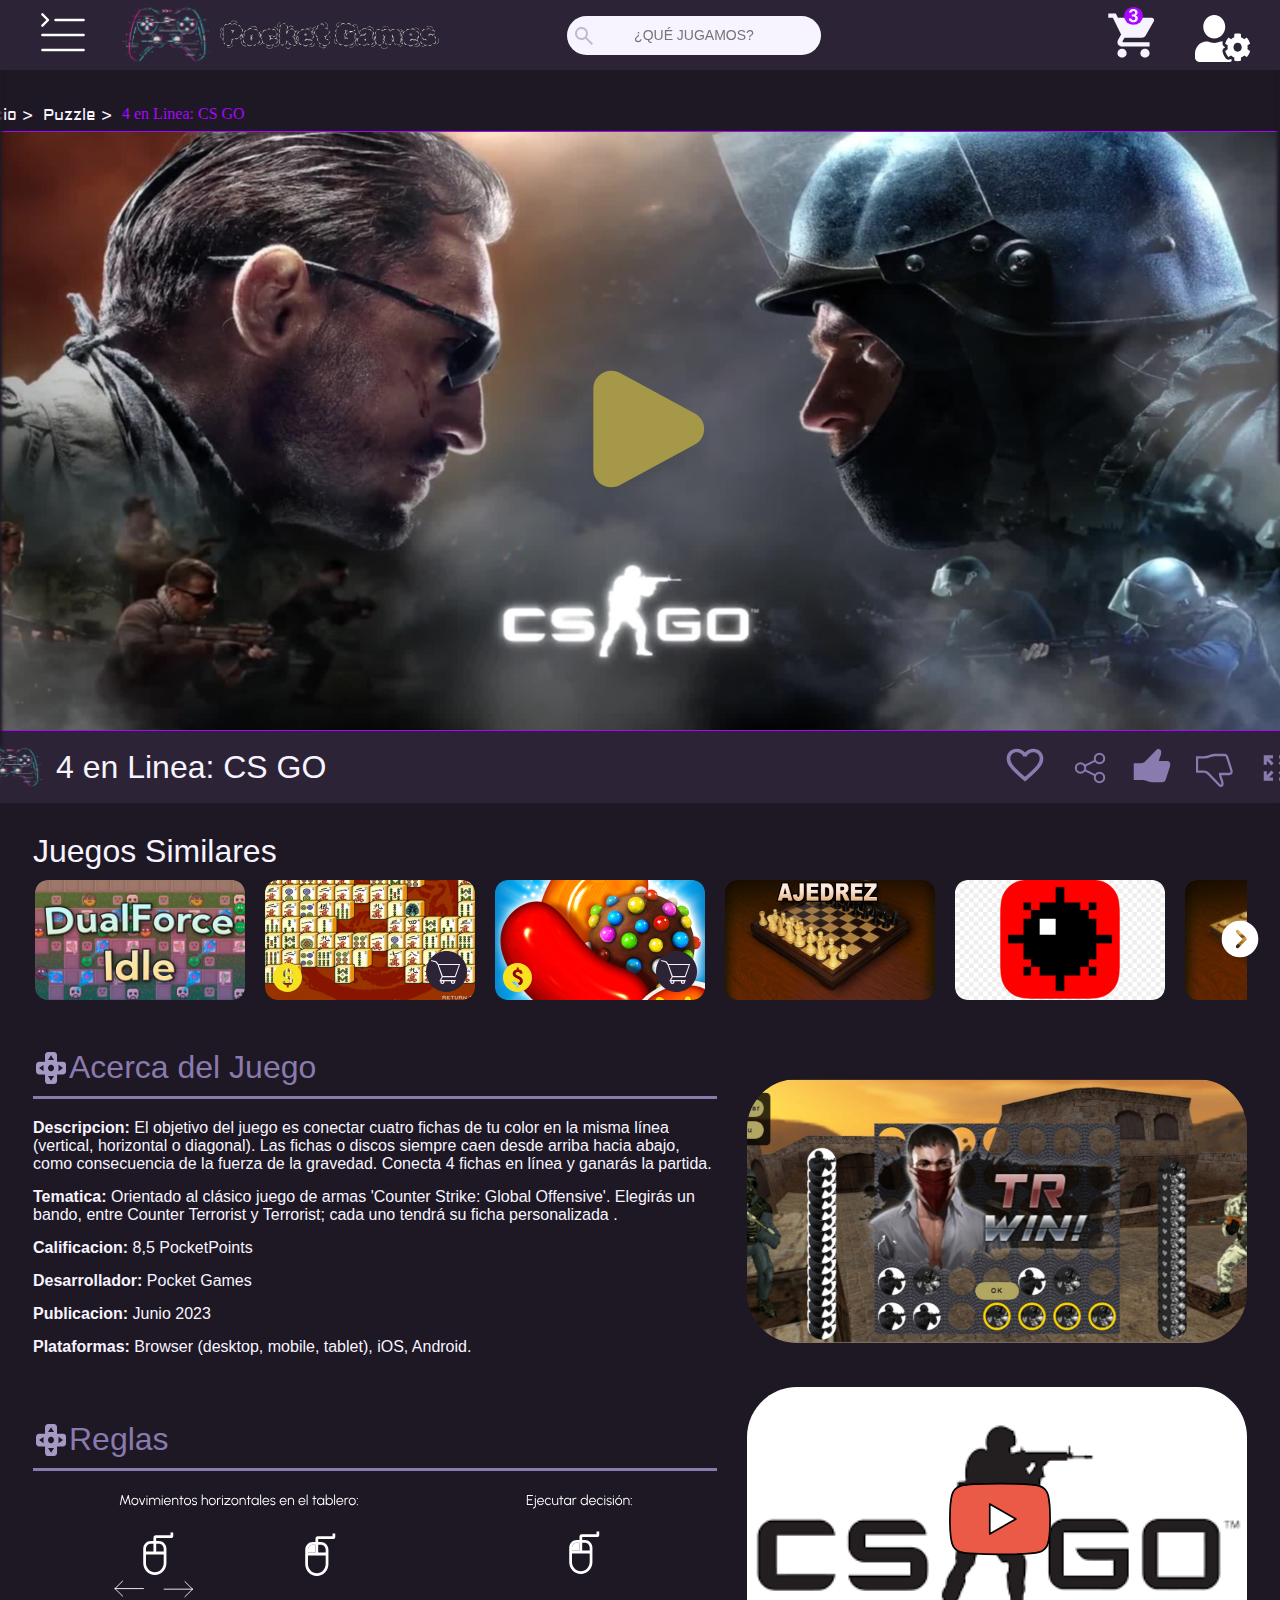
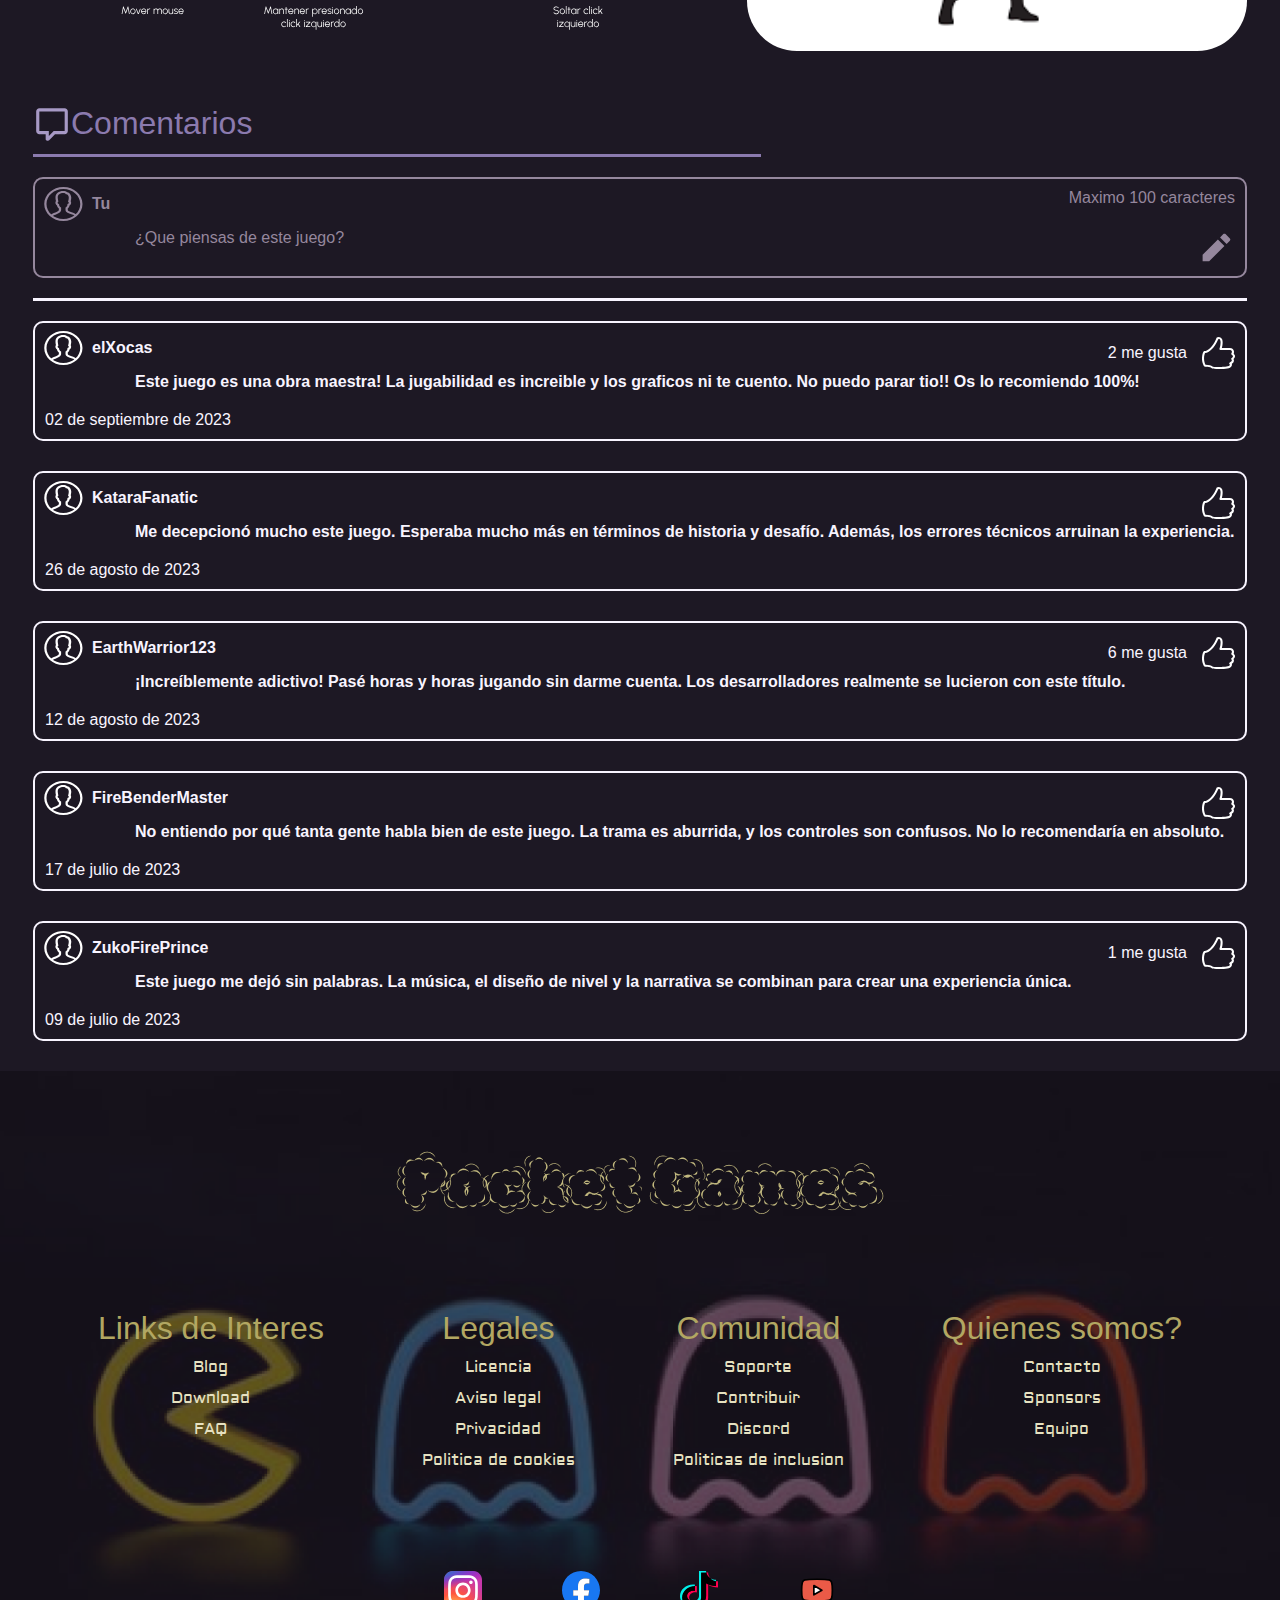
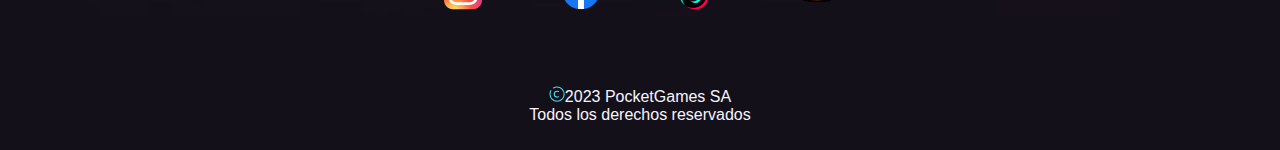
<file: TP3/EntregaFinal/gameView.html>
<!DOCTYPE html>
<html lang="en">
<head>
    <meta charset="UTF-8">
    <meta name="viewport" content="width=device-width, initial-scale=1.0">
    <title>4 en Linea - CS-GO</title>
    <link rel="stylesheet" href="css/styles.css">
</head>
<body>

    <header>
        <div class="menu-logo">
            <img src="media/iconos/burger.svg" id="burger">
            <a href="home.html"><img src="media/imagenes/logo.svg" id="logo-header"></a>
            <a href="home.html"><img src="media/imagenes/joistick.svg" id="joistick"></a>
        </div>
        <div class="menu-search">
            <img src="media/iconos/lupa.svg" alt="" class="lupa">
            <input type="text" placeholder="¿QUÉ JUGAMOS?" class="search">
        </div>
        <div>
            <img src="media/iconos/cart.svg" id="cart">
            <img src="media/iconos/user.svg" id="user">
        </div>
    </header>

    <nav class ="menu">
        <div class="option home">
            <img src="media/iconos/inicio.svg">
            <h3>Inicio</h3>
        </div>
        <div class="option">
            <img src="media/iconos/juegos.svg">
            <h3>Mis Juegos</h3>
        </div>
        <div class="option">
            <img src="media/iconos/recientes.svg">
            <h3>Recientes</h3>
        </div>
        <div class="option">
            <img src="media/iconos/tendencias.svg">
            <h3>Tendencias</h3>
        </div>
        <div class="option">
            <img src="media/iconos/favoritos.svg">
            <h3>Favoritos</h3>
        </div>
        <div class="option line">
            <img src="media/iconos/multijugador.svg">
            <h3>Multijugador</h3>
        </div>
        <div class="option">
            <img src="media/iconos/aventura.svg">
            <h3>Aventura</h3>
        </div>
        <div class="option">
            <img src="media/iconos/autos.svg">
            <h3>Autos</h3>
        </div>
        <div class="option">
            <img src="media/iconos/armas.svg">
            <h3>Armas</h3>
        </div>
        <div class="option">
            <img src="media/iconos/accion.svg">
            <h3>Accion</h3>
        </div>
        <div class="option">
            <img src="media/iconos/terror.svg">
            <h3>Terror</h3>
        </div>
        <div class="option">
            <img src="media/iconos/estrategia.svg">
            <h3>Estrategia</h3>
        </div>
        <div class="option">
            <img src="media/iconos/clasicos.svg">
            <h3>Clásicos</h3>
        </div>
        <div class="option">
            <img src="media/iconos/puzzle.svg">
            <h3>Puzzle</h3>
        </div>
    </nav>

    <nav class ="menu-user">
        <div class="option">
            <img src="media/iconos/account.svg">
            <h3>Perfil</h3>
        </div>
        <div class="option">
            <img src="media/iconos/settings.svg">
            <h3>Ajustes</h3>
        </div>
        <div class="option">
            <img src="media/iconos/purchase.svg">
            <h3>Mis compras</h3>
        </div>
        <div class="option line close">
            <img src="media/iconos/out.svg">
            <h3>Cerrar Sesión</h3>
        </div>
    </nav>

    <nav class ="menu-cart">
        <div class="item">
            <div class="item-container">
                <h3>Counter Strike</h3>
                <div>
                    <img src="media/iconos/delete.svg">
                    <h2>$1,50</h2>
                </div>
            </div>
            <img src="media/imagenes/items/item1.png">
        </div>
        <div class="item">
            <div class="item-container">
                <h3>God of War</h3>
                <div>
                    <img src="media/iconos/delete.svg">
                    <h2>$1,50</h2>
                </div>
            </div>
            <img src="media/imagenes/items/item2.png">
        </div>
        <div class="item">
            <div class="item-container">
                <h3>Starcraft II</h3>
                <div>
                    <img src="media/iconos/delete.svg">
                    <h2>$1,50</h2>
                </div>
            </div>
            <img src="media/imagenes/items/item3.png">
        </div>
        <div class="item total">
            <div class="item-container">
                <h2>Total:</h2>
                <h2>$5,80</h2>
            </div>
            <div class="container">
                <div class="buttons">
                    <a href="#" class="btn btn-1">COMPRAR</a>
                </div>
            </div>
        </div>
    </nav>
    
    <main>

        <div class="section-game-center">

            <section class="game">

                <div class="container">
                    <ol class="breadcrumb">
                      <li class="breadcrumb-item"><a href="home.html">Inicio > </a></li>
                      <li class="breadcrumb-item"><a href="home.html">Puzzle > </a></li>
                      <li class="breadcrumb-item active"> 4 en Linea: CS GO</li>
                    </ol>
                </div>

                <div class="screen-game">
                    
                    <audio id="shot">
                        <source src="media/audio/counter-strike-desert-eagle.mp3" type="audio/mpeg">
                    </audio>
                    <audio id="go">
                        <source src="media/audio/counter-strike-go.mp3" type="audio/mpeg">
                    </audio>
                    <audio id="bomb-time">
                        <source src="media/audio/timer.mp3" type="audio/mpeg">
                    </audio>
                    <audio id="blow">
                        <source src="media/audio/got-blow.mp3" type="audio/mpeg">
                    </audio>
                    <audio id="ct-win">
                        <source src="media/audio/counter-strike-wi.mp3" type="audio/mpeg">
                    </audio>
                    <audio id="t-win">
                        <source src="media/audio/terrorist-wins.mp3" type="audio/mpeg">
                    </audio>
                    <audio id="explode">
                        <source src="media/audio/bomb-explode.mp3" type="audio/mpeg">
                    </audio>

                    <canvas class="pointer-events">
                        
                    </canvas> 
    
                    <div class="mje-container">
                        <img class="mje-finalizacion none" id="ct" src="media/imagenes/4-en-linea/ctwin.svg" alt="">
                        <img class="mje-finalizacion none" id="tt" src="media/imagenes/4-en-linea/ttwin.svg" alt="">
                        <img class="mje-finalizacion none" id="time-out" src="media/imagenes/4-en-linea/timeout.svg" alt="">
                        <button id="mje-ok" class="none">OK</button>
                    </div>
    
                    <div class="game-menu none">
                     
                        <div class="select-pj">
                            <div class="pj-title">
                                <div>
                                    <h2 class="item1">Counter Player</h2>
                                </div>
                                <div>
                                    <h2 class="item2">Terrorist Player</h2>
                                </div>
                            </div>
                            <div class="pj-select">
                                <select class="item3" id="fichaJ1" name="fichaJ1" aria-label="Default select example">
                                    <option  value="media/imagenes/4-en-linea/sas.svg">SAS</option>
                                    <option  value="media/imagenes/4-en-linea/gsg9.svg">GSG9</option>
                                    <option  value="media/imagenes/4-en-linea/gign.svg">GIGN</option>
                                    <option  value="media/imagenes/4-en-linea/urban.svg">Urban</option>
                                </select>
                                <div>
                                    <h1 class="item4" id="vs">vs</h1>
                                </div>
                                <select class="item5" id="fichaJ2" name="fichaJ2" aria-label="Default select example">
                                    <option  value="media/imagenes/4-en-linea/arctic.svg">Arctic</option>
                                    <option  value="media/imagenes/4-en-linea/terror.svg">Terror</option>
                                    <option  value="media/imagenes/4-en-linea/guerilla.svg">Guerilla</option>
                                    <option  value="media/imagenes/4-en-linea/leet.svg">Leet</option>
                                </select>
                            </div>
                        </div>
                        <div class="select-map">
                            <h2>Select Map</h2>
                            <select id="map">
                                <option value="media/imagenes/4-en-linea/de_dust.svg">de_dust</option>
                                <option value="media/imagenes/4-en-linea/de_aztec.svg">de_aztec</option>
                                <option value="media/imagenes/4-en-linea/de_nuke.svg">de_nuke</option>
                                <option value="media/imagenes/4-en-linea/de_inferno.svg">de_inferno</option>
                            </select>
                        </div>
                        <div class="select-mode">
                            <h2>Select Mode</h2>
                            <select id="game-mode">
                                <option value="4">4 en línea</option>
                                <option value="5">5 en línea</option>
                                <option value="6">6 en línea</option>
                                <option value="7">7 en línea</option>
                            </select>
                        </div>
                        <button id="play-game">JUGAR</button>
                    </div>
    
                    <div class="btn-play-game">
                        <img src="media/iconos/play-game.svg" alt="play" id="play">
                    </div>
    
                    <div class="game-playing none">
                        <div class="btns-playing">
                            <button type="submit" id="restart">Reiniciar</button>
                            <button type="submit" id="return">Volver</button>
                        </div>
                    </div>
    
                    <div class="timer none">
                        <img id="time" src="media/imagenes/4-en-linea/timer.svg" alt="timer">
                        <h4></h4>
                    </div>

                    <img id="flecha-izq" class="none" src="media/imagenes/4-en-linea/flecha.svg" alt="">

                    <img id="flecha-der" class="none" src="media/imagenes/4-en-linea/flecha.svg" alt="">

                </div>
    
                <div class="control-bar">
                    <div class="logo-game-view">
                        <img src="media/iconos/logo-pocket.svg" alt="" id="logo-game-view">
                        <h2>4 en Linea: CS GO</h2>
                    </div>
                    <div class="game-icons">
                        <img src="media/iconos/heart.svg" alt="">
                        <button class="ripple-button" id="share">
                            <img src="media/iconos/share.svg" alt="">
                        </button>
                        <img src="media/iconos/like.svg" alt="">
                        <img src="media/iconos/dislike.svg" alt="">
                        <img src="media/iconos/fullscreen.svg" alt="">
                    </div>
                </div>
    
                <!-- Contenedor del pop-up -->
                <div class="overlay none"></div>
                    <div id="popup-overlay" class="popup-overlay">
                        <div id="popup-content" class="popup-content">
                            <h2>Compartir este contenido</h2>
                            <p>Enlace para copiar: <input type="text" id="share-link" readonly></p>
                            <div class="social-links">
                                <a href="#">
                                    <img src="media/iconos/insta.svg" alt="instagram">
                                </a>
                                <a href="#">
                                    <img src="media/iconos/wasap.svg" alt="wasap">
                                </a>
                                <a href="#">
                                    <img src="media/iconos/face.svg" alt="facebook">
                                </a>
                                <a href="#">
                                    <img src="media/iconos/tik.svg" alt="tiktok">
                                </a>
                                <a href="#">
                                    <img src="media/iconos/redit.svg" alt="redit">
                                </a>
                                <a href="#">
                                    <img src="media/iconos/twiter.svg" alt="twiter">
                                </a>
                            </div>
                            <button id="close-popup">CERRAR</button>
                        </div>
                    </div>
                </div>
    
            </section>
        </div>
          
    
        <section class="similares">
            <h2>Juegos Similares</h2>
            <img src="media/iconos/left.svg" alt="" class="left none">
            <div class="carrusel">
                <div class="card">
                    <img src="media/imagenes/estrategia/dual.png" alt="" class="card-img card-primary">
                    <h3 class="none">Dual Force</h3>
                </div>
                <div class="card">
                    <img src="media/imagenes/puzzle/mah.png" alt="" class="card-img card-payable">
                    <h3 class="none">Mahjong</h3>
                </div>
                <div class="card">
                    <img src="media/imagenes/puzzle/candy.png" alt="" class="card-img card-payable">
                    <h3 class="none">Candy Crush</h3>
                </div>
                <div class="card">
                    <img src="media/imagenes/puzzle/ajedrez.png" alt="" class="card-img card-primary">
                    <h3 class="none">Ajedrez</h3>
                </div>
                <div class="card">
                    <img src="media/imagenes/puzzle/buscaminas.png" alt="" class="card-img card-primary">
                    <h3 class="none">Buscaminas</h3>
                </div>
                <div class="card">
                    <img src="media/imagenes/puzzle/damas.png" alt="" class="card-img card-primary">
                    <h3 class="none">Damas</h3>
                </div>
                <div class="card">
                    <img src="media/imagenes/puzzle/jigsaw.png" alt="" class="card-img card-primary">
                    <h3 class="none">Jigsaw</h3>
                </div>
                <div class="card">
                    <img src="media/imagenes/puzzle/sudoku.png" alt="" class="card-img card-primary">
                    <h3 class="none">Sudoku</h3>
                </div>
                <div class="card">
                    <img src="media/imagenes/puzzle/ludo.png" alt="" class="card-img card-primary">
                    <h3 class="none">Ludo</h3>
                </div>
            </div>
            <img src="media/iconos/right.svg" alt="" class="right">
        </section>
    
        <section class="game-related">
            <article class="game-insights">

                <div class="about-game">
                    <img src="media/iconos/control.svg" alt="arrow-logo">
                    <h2>Acerca del Juego</h2>
                </div>

                <hr id="break-line1">

                <div class="description">
                    <p><strong><span>Descripcion:</span></strong> El objetivo del juego es conectar cuatro fichas de tu color en la misma línea (vertical, horizontal o diagonal). 
                        Las fichas o discos siempre caen desde arriba hacia abajo, como consecuencia de la fuerza de la gravedad. Conecta 4 fichas en línea y ganarás la partida.
                    </p>
                    <p><strong><span>Tematica:</span></strong> Orientado al clásico juego de armas 'Counter Strike: Global Offensive'. Elegirás un bando, entre Counter Terrorist y Terrorist; 
                        cada uno tendrá su ficha personalizada .
                    </p>
                    <p><strong><span>Calificacion:</span></strong> 8,5 PocketPoints</p>
                    <p><strong><span>Desarrollador:</span></strong> Pocket Games</p>
                    <p><strong><span>Publicacion:</span></strong> Junio 2023</p>
                    <p><strong><span>Plataformas:</span></strong> Browser (desktop, mobile, tablet), iOS, Android.</p>
                </div>

                <div class="rules">
                    <img src="media/iconos/control.svg" alt="arrow-logo">
                    <h2>Reglas</h2>
                </div>

                <hr id="break-line2">

                <div class="rules-images">
                    <img src="media/imagenes/descripcion-modif.svg" alt="reglas" id="reglas">
                </div>
            </article>
    
            <article class="highlights">
                
                <div id="video1">
                    <img src="media/imagenes/game-screenshot.svg" alt="">
                </div>
                <div id="video2">
                    <img src="media/imagenes/video2.svg" alt="">
                </div>
            </article>
    
        </section>

        <section class="coments">

            <div class="comentarios">
                <img src="media/iconos/coment.svg" alt="message-logo">
                <h2>Comentarios</h2>
            </div>

            <hr id="break-line3">

            <div class="coment-box">
                <div class="top">
                    <div class="coment-profile">
                        <img src="media/iconos/profile-dark.svg" alt="perfil-coment-icon">
                        <p><strong>Tu</strong></p>
                    </div>
                    <div class="coment-max">
                        <p>Maximo 100 caracteres</p>
                    </div>
                </div>
                <div class="bot">
                    <p>¿Que piensas de este juego?</p>
                    <img src="media/iconos/pencil.svg" alt="write-icon" id="pencil">
                </div>
            </div>

            <hr id="break-line4">

            <div class="coment-post">
                <div class="top">
                    <div class="coment-profile">
                        <img src="media/iconos/user-coment.svg" alt="perfil-coment-icon">
                        <p><strong>elXocas</strong></p>
                    </div>
                    <div class="coment-like">
                        <p>2 me gusta</p>
                        <img class="like-icon" src="media/iconos/fill-like.svg" alt="like-icon">
                    </div>
                </div>
                <div class="mid">
                    <p><strong>
                        Este juego es una obra maestra! La jugabilidad es increible y los graficos ni te cuento.
                        No puedo parar tio!! Os lo recomiendo 100%!
                    </strong></p>
                </div>
                <div class="bot-post">
                    <p>02 de septiembre de 2023</p>
                </div>
            </div>
            <div class="coment-post">
                <div class="top">
                    <div class="coment-profile">
                        <img src="media/iconos/user-coment.svg" alt="perfil-coment-icon">
                        <p><strong>KataraFanatic</strong></p>
                    </div>
                    <div class="coment-like">
                        <p></p>
                        <img class="like-icon" src="media/iconos/fill-like.svg" alt="like-icon">
                    </div>
                </div>
                <div class="mid">
                    <p><strong>
                        Me decepcionó mucho este juego. 
                        Esperaba mucho más en términos de historia y desafío. Además, los errores técnicos arruinan la experiencia.
                    </strong></p>
                </div>
                <div class="bot-post">
                    <p>26 de agosto de 2023</p>
                </div>
            </div>
            <div class="coment-post">
                <div class="top">
                    <div class="coment-profile">
                        <img src="media/iconos/user-coment.svg" alt="perfil-coment-icon">
                        <p><strong>EarthWarrior123</strong></p>
                    </div>
                    <div class="coment-like">
                        <p>6 me gusta</p>
                        <img class="like-icon" src="media/iconos/fill-like.svg" alt="like-icon">
                    </div>
                </div>
                <div class="mid">
                    <p><strong>
                        ¡Increíblemente adictivo! Pasé horas y horas jugando sin darme cuenta. 
                        Los desarrolladores realmente se lucieron con este título.
                    </strong></p>
                </div>
                <div class="bot-post">
                    <p>12 de agosto de 2023</p>
                </div>
            </div>
            <div class="coment-post">
                <div class="top">
                    <div class="coment-profile">
                        <img src="media/iconos/user-coment.svg" alt="perfil-coment-icon">
                        <p><strong>FireBenderMaster</strong></p>
                    </div>
                    <div class="coment-like">
                        <p></p>
                        <img class="like-icon" src="media/iconos/fill-like.svg" alt="like-icon">
                    </div>
                </div>
                <div class="mid">
                    <p><strong>
                        No entiendo por qué tanta gente habla bien de este juego. La trama es aburrida, y los controles son confusos. 
                        No lo recomendaría en absoluto.
                    </strong></p>
                </div>
                <div class="bot-post">
                    <p>17 de julio de 2023</p>
                </div>
            </div>
            <div class="coment-post">
                <div class="top">
                    <div class="coment-profile">
                        <img src="media/iconos/user-coment.svg" alt="perfil-coment-icon">
                        <p><strong>ZukoFirePrince</strong></p>
                    </div>
                    <div class="coment-like">
                        <p>1 me gusta</p>
                        <img class="like-icon" src="media/iconos/fill-like.svg" alt="like-icon">
                    </div>
                </div>
                <div class="mid">
                    <p><strong>
                        Este juego me dejó sin palabras. La música, el diseño de nivel y la narrativa 
                        se combinan para crear una experiencia única. 
                    </strong></p>
                </div>
                <div class="bot-post">
                    <p>09 de julio de 2023</p>
                </div>
            </div>
        </section>

    </main>

    <footer>
    
        <div class="logo-footer">
            <a class="logo" href="index.html">
                <img src="media/imagenes/logo-footer.png" alt="logo pocket games">
            </a>
        </div>

        <div class="links-footer">
            <section class="section-footer">
                <h2>Links de Interes</h2>
                <a href="">Blog</a>
                <a href="">Download</a>
                <a href="">FAQ</a>
            </section>

            <section class="section-footer">
                <h2>Legales</h2>
                <a href="">Licencia</a>
                <a href="">Aviso legal</a>
                <a href="">Privacidad</a>
                <a href="">Politica de cookies</a>
            </section>

            <section class="section-footer">
                <h2>Comunidad</h2>
                <a href="">Soporte</a>
                <a href="">Contribuir</a>
                <a href="">Discord</a>
                <a href="">Politicas de inclusion</a>
            </section>

            <section class="section-footer">
                <h2>Quienes somos?</h2>
                <a href="">Contacto</a>
                <a href="">Sponsors</a>
                <a href="">Equipo</a>
            </section>
        </div>

        <div class="social-footer">
            <a class="insta" href="">
                <img src="media/iconos/insta.svg" alt="instagram">
            </a>
            <a class="face" href="">
                <img src="media/iconos/face.svg" alt="facebook">
            </a>
            <a class="tik" href="">
                <img src="media/iconos/tik.svg" alt="tiktok">
            </a>
            <a class="tube" href="">
                <img src="media/iconos/tube.svg" alt="youtube">
            </a>
        </div>

        <div class="text-footer">
            <p><span><img src="media/iconos/Copy.svg" alt="copyright"></span>2023 PocketGames SA</p>
            <p>Todos los derechos reservados</p>
        </div>
    </footer>

    <script src="js/main.js"></script>
    <script src="js/game.js"></script>
    <script src="js/4enlinea/Ficha.js"></script>
    <script src="js/4enlinea/Tablero.js"></script>
    <script src="js/4enlinea/Juego.js"></script>
</body>
</html>
</file>
<file: TP2/EntregaFinal/css/styles.css>
@import url('https://fonts.googleapis.com/css2?family=Lato:wght@900&display=swap');
@import url('https://fonts.googleapis.com/css?family=Urbanist');
@import url('https://fonts.googleapis.com/css?family=Aldrich');

*{
    margin: 0;
    padding: 0;
    list-style: none;
    text-decoration: none;
    border: none;
    outline: none;
}

:root{
    /*Colores*/
    --primary: #8B7AAE;
    --primary-light1: #A799C5;
    --primary-light2: #CBBFE4;
    --primary-light3: #EAE3FC;
    --primary-dark1: #7C569A;
    --primary-dark2: #483A62;
    --primary-dark3: #2C2436;
    --secondary: #C1B87E;
    --secondary-light1: #D2CB9E;
    --secondary-light2: #E6E1C0;
    --secondary-light3: #EAE8D7;
    --secondary-dark1: #B2A762;
    --secondary-dark2: #A59848;
    --secondary-dark3: #867824;
    --accent: #A707FF;
    --neutral: rgba(149, 135, 157, 0.53);
    --neutral-light: #F8F4FF;
    --neutral-dark: #1D1824;
    --success: #37DE8E;
    --warning: #F8E220;
    --cancel: rgba(183, 49, 49, 0.76);
    /*Fuentes*/
    --font: 'Roboto', sans-serif;
    --font-btn: 'Ubuntu', sans-serif;
    --font-link: 'Aldrich', sans-serif;
    /*Estilos*/
    --style1: normal;
    --style2: bold;
    /*Tamaños*/
    --heading: 40px;
    --subtitle: 32px;
    --third-title: 18px;
    --btn-size: 16px;
}

body{
    background-color: var(--neutral-dark);
    min-width: 360px;
    z-index: 1;
}

main{
    margin-left: 15px;
    margin-right: 15px;
    width: auto;
    padding-top: 100px;
}

header{
    display:flex;
    justify-content: space-between;
    align-items: center;
    width: 100%;
    height: 55px;
    position:fixed;
    z-index: 99;
    background-color: var(--primary-dark3);
}

header img{
    cursor: pointer;
}

h1, h2, h3, p, input{
    font-family: var(--font);
}

a{
    font-family: var(--font-link);
}

button{
    font-family: var(--font-btn);
}

h1{
    font-size: 35px;
    font-weight: var(--style1);
}

h2{
    font-size: 25px;
    font-weight: var(--style1);
}

h3{
    font-size: 14px;
    font-weight: var(--style2);
}

#burger{
    height: 45px;
    width: 45px;
    padding-left: 10px;
    padding-bottom: 5px;
    transition: transform 0.5s ease;
}

.rotate{
    transform: rotate(180deg);
}

.carrusel{
    display: flex;
    flex-wrap: nowrap;
    width: auto;
    overflow: hidden;
    white-space: nowrap;
    padding-bottom: 35px;
    scroll-behavior: smooth;
    position:relative;
}

.card{
    display: inline-block;
    box-sizing: border-box;
    padding: 4px;
    position: relative;
}

.card-img{
    width: 150px;
    height: 87px;
    border: 2px solid transparent;
    border-radius: 14px;
}

.difference{
    mix-blend-mode:difference;
}

.normal{
    mix-blend-mode:normal;
}

.card .card-img:hover {
    border: 2px solid var(--accent);
}
  
.card h3{
    color: var(--neutral-light);
    position: absolute;
    top: 15px;
    right: 0px;
    padding-right: 20px;
    padding-top: 5px;
    text-align: left;
    font-family: var(--font);
    font-size: 13px;
    font-weight: var(--style2);
}

.icon-medium{
    position: absolute;
    top: 50%;
    left: 50%;
    transform: translate(-50%, -50%);
    pointer-events: none;
    width: 25px;
    height:25px;
}

.icon-paid{
    position: absolute;
    bottom: 15%;
    left: 8%;
}

.icon-cart{
    position: absolute;
    bottom: 15%;
    right: 8%;
    transition: transform 0.5s ease;
}

.none{
    display:none;
}

.label{
    position: absolute;
    bottom: 17%;
    left: 4.5%;
    z-index: 1;
}

.price{
    color: var(--neutral-light);
    font-family: 'Lato', sans-serif;
    position: absolute;
    bottom: 20%;
    left: 5%;
    z-index: 2;
}

h1,h2,h3, label{
    color: var(--neutral-light);
}

.game{
    display: flex;
    flex-flow: column;
    justify-content: space-evenly;

}

footer{
    display: flex;
    flex-direction: column;
    /* align-items: center; */
}

.logo-footer {
    text-align: center;
  }
  
.logo-footer img {
    max-width: 100%;
    height: auto; 
  }

.links-footer{
    margin-top: 20px;
}
.section-footer{
    display: flex;
    flex-direction: column;
    align-items: center;
    margin-bottom: 20px;
}

.social-footer{
    margin-top: 10px;
    margin-bottom: 30px;
    display: flex;
    justify-content: space-around;
    align-items: center;
}
footer h2{
    color: var(--secondary-dark1);
    padding-bottom: 10px;
}

footer a{
    color: var(--secondary-light2);
}
footer p{
    color: var(--neutral-light)
}

.insta, .face, .tik, .tube{
    padding-left: 20px;
    padding-right: 20px;
}
.text-footer{
    display: flex;
    flex-direction: column;
    align-items: center;
    padding-bottom: 1%;
}

.option{
    display: flex;
    width: 190px;
    height: 36px;
    align-items: center;
    border-bottom: 1px solid var(--primary-dark2);
    border-top: 1px solid var(--primary-dark2);
    background-color: var(--primary-dark2);
}

.option h3{
    padding-left: 20px;
}

.option img{
    padding-left: 25px;
    max-width: 35px;
}

nav{
    position: fixed;
    padding-top: 55px;
    z-index: 98;
}

.menu{
    left: -200px;
    transition: left 0.3s ease;
}

.menu-user{
    position: fixed;
    right: 0;
    right: -200px;
    transition: right 0.3s ease;
}

.menu-cart{
    position: fixed;
    right: 0;
    right: -260px;
    transition: right 0.3s ease;
}

.menu{
    box-shadow: 2px 2px 3px 0px var(--neutral-dark);
}

.menu-user, .menu-cart{
    box-shadow: -2px 2px 3px 0px var(--neutral-dark);
}

.closed-menu {
    left: -238px;
}

.closed-user {
    right: -238px;
}

.closed-cart {
    right: -284px;
}

.open-left {
    left: 0;
}

.open-right {
    right: 0;
}

.selected{
    background-color: var(--primary);
}

.selected-h3{
    transform: translateX(12px);
}

.item{
    display: flex;
    justify-content: space-around;
    width: 254px;
    height: 96px;
    align-items: center;
    background-color: var(--primary-dark2);
    border: 1px solid transparent;
}

.item-container div{
    display: flex;
    justify-content: space-around;
}

.big{
    width: 312px;
    height: 188px;
}
main .container {
    display: flex;
    justify-content: flex-start;
  }
.breadcrumb{
    display: flex;
    flex-direction: row;
    list-style: none;
}
.breadcrumb li{
    padding: 5px;
}
div.container a{
    color:var(--neutral-light)
}
li.active{
    color: var(--accent) !important;
}
#logo-header, #logo-game-view, #logo-form, #joistick{
    mix-blend-mode:exclusion;
}

.cuatro{
    display: flex;
}

.dos{
    display: flex;
    flex-direction: column;
    height: 183px;
}

.dos .card{
    padding-bottom: 0px;
}

.card h3, .icon-paid, .label, .price, .basket{
    pointer-events: none;
}

.basket, .icon-cart{
    width: 35px;
    height: 35px;
}

.left{
    z-index: 5;
    position: absolute;
    width: 35px;
    height: 35px;
    left: 1px;
    transform: translateY(33px);
}

.left.tend{
    transform: translateY(80px);
}

.right{
    z-index: 5;
    position: absolute;
    width: 35px;
    height: 35px;
    right: 1px;
    transform: translateY(-106px);
}

.right.tend{
    transform: translateY(-160px);
}

hr{
    width: 100%;
    height: 3px;
    background-color: var(--primary);
    margin: 10px 0px 20px 0px;
}
#break-line3{
    width: 60%;
}
.description{
    color: var(--neutral-light);
    font-family: 'Urbanist';
    margin-bottom: 50px;
}
.description p{
    padding-bottom: 15px;
}
.game-related{
    display: grid;
    grid-template-columns: 3fr 2fr;
    margin-bottom: 50px;
}
.about-game, .rules, .comentarios {
    display: flex;
}
.game-related h2, .coments h2 {
    color: var(--primary);
}

.coments{
    color: var(--neutral-light);
    font-family: 'Urbanist';
}

.last{
    padding-right: 0px;
}

.icon-cart.rotating {
    animation: rotate 0.2s infinite alternate;
}

@keyframes rotate {
    0% {
        transform: rotate(-5deg);
    }
    100% {
        transform: rotate(5deg);
    }
}

#user{
    width: 45px;
    height: 40px;
    padding-right: 12px;
}

#cart{
    width: 45px;
    height: 45px;
    padding-right: 3px;
}

.item img{
    padding-right: 8px;
}

.item h3{
    text-align: center;
    transform: translateX(4px);
}

.item h2, .item h3{
    color: var(--secondary-light2);
}

.item-container div{
    transform: translateY(10px);
}

.item:hover{
    border: 1px solid var(--neutral-dark);
}

.total .item-container{
    transform: translateX(23px);
}

.search{
    background-color: var(--neutral-light);
    color: var(--neutral);
    width: 124px;
    height: 29px;
    border-radius: 20px;
    text-align: center;
    font-size: 8px;
}

.lupa{
    pointer-events: none;
    position: absolute;
    transform: translateX(5px) translateY(3px);
}

.line{
    border-top: 3px solid var(--primary-dark3);
}

.container{
    display: flex;
    justify-content: center;
    align-items: center;
    transform: translateX(15px);
}

.buttons{
    display: flex;
    flex-direction: column;    
}

.btn{
    text-decoration: none;
    position: relative;
    margin: 22px;
}

.btn-1{
    background: var(--success);
    border-radius: 50px;
    transition: transform 0.3s ease;
}

.btn.btn-1{
    display: flex;
    align-items: center;
    justify-content: center;
    color: var(--neutral-dark);
    font-family: var(--font-btn);
    font-size: var(--btn-size);
    font-weight: var(--style1);
    letter-spacing: 2px;
    width: 121.34px;
    height: 39px;
}

.btn-1::after, .btn-1::before{
    content: "";
    position: absolute;
    opacity: 0.3;
    background: var(--success);
    border-radius: inherit;
    width: 100%;
    height: 100%;
    left: 0;
    bottom: 0;
    z-index: -1;
    transition: transform 0.3s ease;
    
}

.btn-1:hover{
    transform: translate(-9px, -9px);
    box-shadow: 3px 3px 3px 0px var(--neutral-dark);
}

.btn-1:hover::after{
    transform: translate(6px, 6px);
    box-shadow: 3px 3px 3px 0px var(--neutral-dark);
}

.btn-1:hover::before{
    transform: translate(12px, 12px);
}

.skew-left {
    transform: skewX(-20deg);
    transition: transform 0.1s ease;
}

.skew-right {
    transform: skewX(20deg);
    transition: transform 0.1s ease;
}

.giro{
    animation: giro 1s linear;
}

@keyframes giro {
    0% {
        transform: rotateY(0deg);
    }
    100% {
        transform: rotateY(360deg);
    }
}

.carruseles{
    padding-top: 40px;
}

a .card{
    padding-left: 0px;
}

.control-bar{
    display: flex;
    justify-content:space-between;
    background-color: var(--primary-dark3);
    align-items: center;
    border-bottom-left-radius: 50px;
    border-bottom-right-radius: 50px;
    margin-bottom: 30px;
}
.logo-game-view{
    display: flex;
    align-items: center;
    margin-left: 20px;
}
.logo-game-view h2{
    padding-left: 10px;
}
.game-icons{
    margin-right: 20px;
}
.game-icons img{
    padding-left: 10px;
    padding-right: 10px;
}

.coment-box, .coment-post{
    border: rgb(149,135,157) 2px solid;
    display: flex;
    flex-flow: column;
    border-radius: 10px;
}
.coment-box{
    color:rgb(149,135,157);
}
.coment-post{
    border: var(--neutral-light) 2px solid;
    margin-bottom: 30px;
}
.top, .bot{
    display: flex;
    justify-content: space-between;
}
.coment-profile{
    display: flex;
    align-items: center;
}
.coment-max, .coment-like{
    padding-right: 10px;
    padding-top: 10px;
}
#pencil{
    padding-bottom: 10px;
    padding-right: 10px;
}
.bot p, .mid{
    margin-left: 100px;
}
#break-line4{
    margin-top: 20px;
    background-color: var(--neutral-light);
}
.coment-like{
    display:flex;
    flex-wrap: wrap;
    align-items: center;
}
.bot-post{
    padding-left: 10px;
    padding-bottom: 10px;
}
.mid{
    padding-bottom: 20px;
}
.coment-like p{
    padding-right: 15px;
}
.coment-like p, .bot-post p{
    color: var(--neutral-light)
}
.highlights{
    padding-top: 30px;
    margin-left: 30px;
}
#video1{
    margin-bottom: 20px;
}
#video2{
    margin-top: 20px;
}
.ripple-button{
    background-color: var(--primary-dark3);
    cursor: pointer;
    position: relative;
    overflow: hidden;
    border-radius: 50%; /* Para hacer el botón circular */
    transition: transform 0.3s ease; /* Transición suave para la rotación */
}

/* Animación de rotación al hacer hover */
.ripple-button:hover {
    transform: rotate(360deg); /* Rotación de 360 grados */
}

/* Estilo para los enlaces sociales */
.social-links {
    margin-top: 30px;
    margin-bottom: 30px;
    transition: transform 0.3s, filter 0.3s;
}
.social-links img{
    transition: transform 0.3s, filter 0.3s;
}
/* Efecto de agrandamiento y cambio de filtro en hover */
.social-links img:hover {
    transform: scale(1.5);
    filter: brightness(1.2); 
  }

#logo-header{
    display:none;
}

#joistick{
    width: 60px;
    height: 60px;
    transform: translateY(3px);
}

.login-header{
    background-color: var(--neutral-dark);
    display: flex;
    justify-content: center;
}

.forms{
    padding: 100px;
    display: flex;
    justify-content: center;
    align-items: center;
    flex-direction: column;
}

form{
    background-color: var(--primary-dark2);
    border-radius: 64px;
    width: 720px;
    display:flex;
    flex-direction: column;
    justify-content: space-around;
    align-items: center;
}

.form-login{
    height: 552px;
}

.form-register{
    height: 1000px;
}
.data label{
    display: flex;
    justify-content: flex-start;
    
}

.form-register .btn-primary{
    margin-bottom: 10px;
}

header.login-header{
    position:static;
    margin-top: 100px;
}

.input-txt{
    background-color: var(--neutral-light);
    color: var(--neutral);
    width: 535px;
    height: 44px;
    border-radius: 20px;
    text-align: center;
}

form button{
    width: 377.62px;
    height: 39px;
    border-radius: 20px;
    font-family:var(--font-btn);
    font-weight: normal;
    letter-spacing: 1px;
}

.btn-primary{
    background-color: var(--primary);
    color: var(--secondary-light2);
}

.btn-primary:hover{
    background-color: var(--primary-dark1);
}

.btn-google{
    background-color: var(--neutral-light);
    color: var(--neutral-dark);
}
.btn-google:hover{
    background-color: white;
    color: var(--accent);
}

.btn-fb{
    background-color: rgba(30, 88, 235, 1);
    color: var(--neutral-light);
}
.btn-fb:hover{
    background-color: rgb(43, 101, 248);
}

form label{
    font-family: var(--font);
    font-size: var(--third-title);
    font-weight: var(--style2);
}

.form-register label, .form-login label{
    margin-top: 25px;
    margin-bottom: 5px;
}

form p{
    color: var(--neutral-light);
    font-family: var(--font-btn);
    font-size: var(--btn-size);
}

form span{
    color: var(--secondary-dark2);
    font-size: var(--btn-size);
    font-family: var(--font-link);
    text-decoration: underline;
    letter-spacing: 1px;
}

.form-register span{
    color: var(--secondary);
    font-size: var(--subtitle);
    font-family: var(--font);
    text-decoration: none;
    margin-left: 5px;
}

form h1{
    margin-top: 20px;
}
.social-links a{
    padding: 20px;
}
.popup-content h2{
    margin-bottom: 20px;
    color: var(--primary-light3);
}
#share-link{
    background-color: var(--primary-light2);
    width: 45%;
    border-radius: 50px;
    text-align: center;
}
#close-popup{
    background-color: var(--primary);
    border-radius: 50px;
    letter-spacing: 2px;
    width: 121.34px;
    height: 39px;
}
#close-popup:hover {
    background-color: var(--accent); 
    color: #fff;
  }
.rules-images{
    display: flex;
    justify-content: center;
}

.captcha{
    width: 400px;
    height: 100px;
    background-color: var(--neutral-light);
    border-radius: 13px;
    display: flex;
    align-items: center;
    justify-content: space-around;
}

.tic{
    width: 50px;
    height: 50px;
    border: 1px solid var(--neutral);
    display: flex;
    align-items: center;
    justify-content: center;
}

.tic img{
    width: 35px;
    height: 35px;
}

.container-captcha{
    display:flex;
    align-items: center;
}

.captcha p{
    color: var(--neutral-dark);
    font-family: var(--font-btn);
    font-size: var(--btn-size);
    font-weight: var(--style2);
    margin-left: 20px;
}

.return{
    position: absolute;
    transform: translate(-260px, 450px);
}

.registro{
    cursor: pointer;
}

.body-hide{
    height: 100vh;
    overflow: hidden;
}

.container-preloader{
    position: fixed;
    top: 0;
    left: 0;
    right:0;
    bottom: 0;
    display: flex;
    justify-content: center;
    align-items: center;
    text-align: center;
    flex-direction: column;
    background-color: var(--neutral-dark);
    opacity: 0.95;
    height: 120vh;
    width: 100%;
    margin:auto;
    z-index: 1000;
}

.ring-box{
    display: flex;
    justify-content: center;
    align-items: center;
    text-align: center;
}

.ring{
    position:absolute;
    width: 200px;
    height: 200px;
    border-radius: 50%;
    animation: ring 2s linear infinite;
}

.ring:before{
    position: absolute;
    content: "";
    left: 0;
    top: 0;
    height: 100%;
    width: 100%;
    border-radius: 50%;
    box-shadow: 0 0 5px rgba(255,255,255,.3);
}

.ring-box span{
    color: var(--neutral);
    letter-spacing: 1px;
    line-height: 200px;
}

@keyframes ring{
    0%{
        transform: rotate(0deg);
        box-shadow: 1px 5px 2px var(--secondary-light3);
    }
    10%{
        transform: rotate(36deg);
        box-shadow: 1px 5px 2px var(--secondary-light2);
    }
    20%{
        transform: rotate(72deg);
        box-shadow: 1px 5px 2px var(--secondary-light1);
    }
    30%{
        transform: rotate(108deg);
        box-shadow: 1px 5px 2px var(--secondary);
    }
    40%{
        transform: rotate(144deg);
        box-shadow: 1px 5px 2px var(--secondary-dark1);
    }
    50%{
        transform: rotate(180deg);
        box-shadow: 1px 5px 2px var(--secondary-dark2);
    }
    60%{
        transform: rotate(216deg);
        box-shadow: 1px 5px 2px var(--secondary-dark3);
    }
    70%{
        transform: rotate(252deg);
        box-shadow: 1px 5px 2px var(--secondary-dark2);
    }
    80%{
        transform: rotate(288deg);
        box-shadow: 1px 5px 2px var(--secondary-dark1);
    }
    90%{
        transform: rotate(324deg);
        box-shadow: 1px 5px 2px var(--secondary);
    }
    100%{
        transform: rotate(360deg);
        box-shadow: 1px 5px 2px var(--secondary-light1);
    }
}

.line-box{
    display:flex;
    align-items: center;
    padding: 2px;
    width: 200px;
    height: 20px;
    border: 2px solid var(--neutral);
    border-radius: 20px;
}

.charger{
    height: 20px;
    border-radius: 20px;
    background-color: var(--neutral);
    animation: loading 5s forwards cubic-bezier(0,0,0,0);
}

@keyframes loading{
    0%{
        width:0%;
    }
    100%{
        width: 100%;
    }
}

.charger-box{
    margin-top: 20px;
}

.home, .close{
    cursor: pointer;
}

.fb-form{
    width: 30px;
    height: 30px;
    position:absolute;
    transform: translateX(-130px) translateY(169px);
}

.google-form{
    width: 30px;
    height: 30px;
    position:absolute;
    transform: translateX(-130px) translateY(110px);
}

.btn-register{
    width: 197px;
}

.mensaje-exitoso{
    height: 100vh;
    width: 100%;
    position: absolute;
    display: none;
    justify-content: center;
    align-items: center;
    transition: transform 0.3s ease;
}

.pop-up-body{
    position: fixed;
    left:0;
    right:0;
    bottom:0;
    top: 0;
    display: flex;
    margin:auto;
    justify-content: center;
    align-items: center;
    background-color: var(--neutral-light);
    height: 50px;
    width: 300px;
    border: 2px #2cbb6c70 solid;
    border-radius: 20px;
    box-shadow: 6px 6px 3px 2px rgba(4, 19, 34, 0.75), inset 0 -1em 1em var(--success);
    animation: alert-success 2s;
}

.pop-up-exitoso h3{
    line-height: inherit;
    text-shadow: 1px 1px 2px var(--success),
    0 0 1em #2cbb6d,
    0 0 0.2em #2cbb6c70;
}

.pop-up-body h3{
    color: var(--neutral-dark);
}

.overlay {
    position: fixed;
    top: 0;
    left: 0;
    width: 100%;
    height: 100%;
    background-color: rgba(0, 0, 0, 0.7);
    justify-content: center;
    align-items: center;
    z-index: 1000;
}

@keyframes alert-success {
    0% {
        transform: scale(1.0);
        transition: 100ms;
    }
    25%{
        transform: scale(1.1);
        transition: 100ms;
    }
    50%{
        transform: scale(1.0);
        transition: 100ms;
    }
    75%{
        transform: scale(1.1);
        transition: 100ms;
    }
    100%{
        transform: scale(1.0);
        transition: 100ms;
    }
}

@media only screen and (min-width: 600px) {

    #user, #cart{
        padding-right: 20px;
    }

    #joistick{
        padding-left: 20px;
    }

}


@media only screen and (min-width: 800px) {

    #joistick{
        display:none;
    }

    #logo-header{
        display:flex;
        width:250px;
        padding-left: 10px;
    }

    .menu-logo{
        display:flex;
        flex-direction: row;
    }

    .menu-search{
        display: flex;
        padding-right: 100px;
    }

    .search{
        width: 200px;
        font-size: 12px;
    }

    #burger{
        padding-top: 5px;
    }

}




@media only screen and (min-width: 1024px) {
    
    main{
        margin-left: 33px;
        margin-right: 33px;
    }
    
    header{
        height: 70px;
    }

    .card.last{
        padding-right: 0px;
    }
    
    h1{
        font-size: var(--heading);
    }
    
    h2{
        font-size: var(--subtitle);
    }
    
    h3{
        font-size: var(--third-title);
    }
    
    #burger{
        margin-left: 23px;
        width: 60px;
        height: 60px;
    }
    
    .carrusel{
        size: auto;
    }
    
    .card{
        padding: 8px;
    }
    
    .card-img{
        width: 210px;
        height: 120px;
    }
      
    .card h3{
        font-size: var(--third-title);
    }
    
    .icon-medium{
        width: 40px;
        height:40px;
    }

    /*COSAS DE FRAN*/
    /*==============================================*/
    
    .game{
        display: flex;
        flex-flow: column;
        justify-content: space-evenly;
    
    }
    
    .links-footer, .logo-footer, .social-footer, .text-footer{
        display: flex;
        justify-content: space-evenly;
    }
    
    footer{
        width: 100%;
        padding-top: 80px;
        padding-bottom: 1%;
        background-image: url("../media/imagenes/Rectangle.png");
        background-repeat: no-repeat;
        background-position: center;
        background-size: cover;
    }
    
    .logo-footer, .links-footer, .social-footer{
        margin-bottom: 60px;
    }
    
    .section-footer{
        display: flex;
        flex-direction: column;
        align-items: center;
    }
    
    footer h2{
        color: var(--secondary-dark1);
        padding-bottom: 10px;
    }
    
    footer a{
        color: var(--secondary-light2);
        padding-bottom: 10px;
    }
    footer p{
        color: var(--neutral-light)
    }
    
    .social-footer{
        justify-content: center;
    }
    
    .insta, .face, .tik, .tube{
        padding-left: 40px;
        padding-right: 40px;
    }
    
    .text-footer{
        flex-direction: column;
        align-items: center;
    }

    /*==============================================*/
    
    .option{
        width: 238px;
        height: 46px;
    }
    
    .option h3{
        padding-left: 36px;
    }
    
    .option img{
        padding-left: 25px;
        max-width: 45px;
    }
    
    nav{
        padding-top: 70px;
    }
    
    .menu{
        left: -238px;
    }
    
    .menu-user{
        right: -238px;
    }
    
    .menu-cart{
        right: -286px;
    }

    .closed-menu {
        left: -238px;
    }
    
    .closed-user {
        right: -238px;
    }
    
    .closed-cart {
        right: -284px;
    }
    
    .open-left {
        left: 0;
    }
    
    .open-right {
        right: 0;
    }
    
    .selected{
        background-color: var(--primary);
    }
    
    .selected-h3{
        transform: translateX(12px);
    }
    
    .item{
        width: 284px;
    }
    
    .big{
        width: 442px;
        height: 262px;
    }

    /*CAMBIOS DE FRAN*/
    /*===========================================*/
    
    .breadcrumb{
        display: flex;
        flex-direction: row;
        list-style: none;
        margin-left: 0.0001%;
    }
    div.container a{
        color:var(--neutral-light)
    }
    li.active{
        color: var(--accent) !important;
    }

    /*===========================================*/
    
    
    .dos{
        height: 262px;
    }
    
    .dos .card{
        padding-bottom: 7px;
    }
    
    .left{
        width: 40px;
        height: 40px;
        left: 25px;
        transform: translateY(50px);
    }
    
    .left.tend{
        transform: translateY(120px);
        left: 15px;
    }
    
    .right{
        width: 40px;
        height: 40px;
        right: 20px;
        transform: translateY(-130px);
    }
    
    .right.tend{
        transform: translateY(-200px);
    }

    /*CAMBIOS DE FRAN*/
    /*=============================*/
    
    hr{
        width: 100%;
        height: 3px;
        background-color: var(--primary);
        margin: 10px 0px 20px 0px;
    }
    #break-line3{
        width: 60%;
    }
    .description{
        color: var(--neutral-light);
        font-family: 'Urbanist';
        margin-bottom: 50px;
    }
    .description p{
        padding-bottom: 15px;
    }
    .game-related{
        display: grid;
        grid-template-columns: 3fr 2fr;
        margin-bottom: 50px;
    }
    .about-game, .rules, .comentarios {
        display: flex;
    }
    .game-related h2, .coments h2 {
        color: var(--primary);
    }
    
    .coments{
        color: var(--neutral-light);
        font-family: 'Urbanist';
    }

     /*=============================*/
    
    #user{
        padding-right: 30px;
        width: 55px;
        height: 47px;
    }
    
    #cart{
        padding-right: 20px;
        width: 75px;
        height: 57px;
    }
    
    .basket, .icon-cart{
        width: 41px;
        height: 41px;
    }

    .search{
        width: 254px;
        height: 39px;
        font-size: 14px;
    }
    
    .lupa{
        pointer-events: none;
        position: absolute;
        transform: translateX(5px) translateY(8px);
    }

    .menu-search{
        display: flex;
        padding-right: 150px;
    }

    /*CAMBIOS DE FRAN*/
    /*====================================*/
    
    .control-bar{
        display: flex;
        justify-content:space-between;
        background-color: var(--primary-dark3);
        align-items: center;
        border-bottom-left-radius: 50px;
        border-bottom-right-radius: 50px;
        margin-bottom: 30px;
    }
    .logo-game-view{
        display: flex;
        align-items: center;
        margin-left: 20px;
    }
    .logo-game-view h2{
        padding-left: 10px;
    }
    .game-icons{
        margin-right: 20px;
    }
    .game-icons img{
        padding-left: 10px;
        padding-right: 10px;
    }
    
    .coment-box, .coment-post{
        border: rgb(149,135,157) 2px solid;
        display: flex;
        flex-flow: column;
        border-radius: 10px;
    }
    .coment-box{
        color:rgb(149,135,157);
    }
    .coment-post{
        border: var(--neutral-light) 2px solid;
        margin-bottom: 30px;
    }
    .top, .bot{
        display: flex;
        justify-content: space-between;
    }
    .coment-profile{
        display: flex;
        align-items: center;
    }
    .coment-max, .coment-like{
        padding-right: 10px;
        padding-top: 10px;
    }
    #pencil{
        padding-bottom: 10px;
        padding-right: 10px;
    }
    .bot p, .mid{
        margin-left: 100px;
    }
    #break-line4{
        margin-top: 20px;
        background-color: var(--neutral-light);
    }
    .coment-like{
        display:flex;
        flex-wrap: wrap;
        align-items: center;
    }
    .bot-post{
        padding-left: 10px;
        padding-bottom: 10px;
    }
    .mid{
        padding-bottom: 20px;
    }
    .coment-like p{
        padding-right: 15px;
    }
    .coment-like p, .bot-post p{
        color: var(--neutral-light)
    }
    .highlights{
        display: flex;
        flex-direction: column;
        align-items: center;
        padding-top: 30px;
        margin-left: 30px;
    }
    #video1{
        margin-bottom: 20px;
    }
    #video2{
        margin-top: 20px;
    }
    .ripple-button{
        background-color: var(--primary-dark3);
        cursor: pointer;
        position: relative;
        overflow: hidden;
        border-radius: 50%; /* Para hacer el botón circular */
        transition: transform 0.3s ease; /* Transición suave para la rotación */
    }
    
    /* Animación de rotación al hacer hover */
    .ripple-button:hover {
        transform: rotate(360deg); /* Rotación de 360 grados */
    }
    
    /* Estilo para el overlay del pop-up */
    .popup-overlay {
        display: none;
        position:fixed;
        top: 25%;
        left: 25%;
        bottom: 25%;
        right: 25%;
        width: 50%;
        height: 20%;
        z-index: 2001;
        justify-content: center;
        align-items: center;
    }
   
    .overlay-pop {

        position: fixed;
        top: 0;
        left: 0;
        width: 100%;
        height: 100%;
        background-color: rgba(0, 0, 0, 0.7);
        justify-content: center;
        align-items: center;
        z-index: 1500;
    } 

    /* Estilo para el contenido del pop-up */
    .popup-content {
        background-color: var(--primary-light1);
        padding: 20px;
        border-radius: 10px;
        text-align: center;
        margin: auto;
        left:0;
        right: 0;
        bottom: 0;
        top: 0;
        max-width: 750px;
    }
    
    /* Estilo para los enlaces sociales */
    .social-links {
        margin-top: 30px;
        margin-bottom: 30px;
    }

    .social-links a{
        padding: 20px;
    }
    .popup-content h2{
        margin-bottom: 20px;
        color: var(--neutral-dark);
    }
    #share-link{
        background-color: var(--primary-light2);
        width: 43%;
    }
    #close-popup{
        background-color: var(--primary);
    }
    .rules-images{
        display: flex;
        justify-content: center;
    }
    
    /*====================================*/
    
    #logo-header{
        width: 324px;
        margin-left: 15px;
        padding-top: 4px;
        display:flex;
    }

}

@media only screen and (min-width: 2200px) {

    body{
        width: 100%;
        display: flex;
        justify-content: center ;
    }

}
</file>
<file: TP3/EntregaFinal/css/styles.css>
@import url('https://fonts.googleapis.com/css2?family=Lato:wght@900&display=swap');
@import url('https://fonts.googleapis.com/css?family=Urbanist');
@import url('https://fonts.googleapis.com/css?family=Aldrich');

*{
    margin: 0;
    padding: 0;
    list-style: none;
    text-decoration: none;
    border: none;
    outline: none;
}

:root{
    /*Colores*/
    --primary: #8B7AAE;
    --primary-light1: #A799C5;
    --primary-light2: #CBBFE4;
    --primary-light3: #EAE3FC;
    --primary-dark1: #7C569A;
    --primary-dark2: #483A62;
    --primary-dark3: #2C2436;
    --secondary: #C1B87E;
    --secondary-light1: #D2CB9E;
    --secondary-light2: #E6E1C0;
    --secondary-light3: #EAE8D7;
    --secondary-dark1: #B2A762;
    --secondary-dark2: #A59848;
    --secondary-dark3: #867824;
    --accent: #A707FF;
    --neutral: rgba(149, 135, 157, 0.53);
    --neutral-light: #F8F4FF;
    --neutral-dark: #1D1824;
    --success: #37DE8E;
    --warning: #F8E220;
    --cancel: rgba(183, 49, 49, 0.76);
    /*Fuentes*/
    --font: 'Roboto', sans-serif;
    --font-btn: 'Ubuntu', sans-serif;
    --font-link: 'Aldrich', sans-serif;
    /*Estilos*/
    --style1: normal;
    --style2: bold;
    /*Tamaños*/
    --heading: 40px;
    --subtitle: 32px;
    --third-title: 18px;
    --btn-size: 16px;
}

body{
    background-color: var(--neutral-dark);
    min-width: 360px;
    z-index: 1;
}

main{
    margin-left: 15px;
    margin-right: 15px;
    width: auto;
    padding-top: 100px;
    /* display: flex;
    flex-flow: column;
    justify-content: center;
    align-items: center; */
}

header{
    display:flex;
    justify-content: space-between;
    align-items: center;
    width: 100%;
    height: 55px;
    position:fixed;
    z-index: 99;
    background-color: var(--primary-dark3);
}

header img{
    cursor: pointer;
}

h1, h2, h3, p, input{
    font-family: var(--font);
}

a{
    font-family: var(--font-link);
}

button{
    font-family: var(--font-btn);
}

h1{
    font-size: 35px;
    font-weight: var(--style1);
}

h2{
    font-size: 25px;
    font-weight: var(--style1);
}

h3{
    font-size: 14px;
    font-weight: var(--style2);
}

#burger{
    height: 45px;
    width: 45px;
    padding-left: 10px;
    padding-bottom: 5px;
    transition: transform 0.5s ease;
}

.rotate{
    transform: rotate(180deg);
}

.pointer-events{
    pointer-events: none;
}

.carrusel{
    display: flex;
    flex-wrap: nowrap;
    width: auto;
    overflow: hidden;
    white-space: nowrap;
    padding-bottom: 35px;
    scroll-behavior: smooth;
    position:relative;
}

.card{
    display: inline-block;
    box-sizing: border-box;
    padding: 4px;
    position: relative;
}

.card-img{
    width: 150px;
    height: 87px;
    border: 2px solid transparent;
    border-radius: 14px;
}

.difference{
    mix-blend-mode:difference;
}

.normal{
    mix-blend-mode:normal;
}

.card .card-img:hover {
    border: 2px solid var(--accent);
}
  
.card h3{
    color: var(--neutral-light);
    position: absolute;
    top: 15px;
    right: 0px;
    padding-right: 20px;
    padding-top: 5px;
    text-align: left;
    font-family: var(--font);
    font-size: 13px;
    font-weight: var(--style2);
}

.icon-medium{
    position: absolute;
    top: 50%;
    left: 50%;
    transform: translate(-50%, -50%);
    pointer-events: none;
    width: 25px;
    height:25px;
}

.icon-paid{
    position: absolute;
    bottom: 15%;
    left: 8%;
}

.icon-cart{
    position: absolute;
    bottom: 15%;
    right: 8%;
    transition: transform 0.5s ease;
}

.none{
    display:none !important;
}

.label{
    position: absolute;
    bottom: 17%;
    left: 4.5%;
    z-index: 1;
}

.price{
    color: var(--neutral-light);
    font-family: 'Lato', sans-serif;
    position: absolute;
    bottom: 20%;
    left: 5%;
    z-index: 2;
}

h1,h2,h3, label{
    color: var(--neutral-light);
}
.section-game-center{
    display: flex;
    justify-content: center;
}
.game{
    display: flex; 
    flex-flow: column;
    justify-content: center;
    align-content: center;
    max-width: 1370px;
}

#flecha-izq{
    position: absolute;
    bottom: 8%;
    left: 7%;
    animation: moveUpDown 2s linear infinite;
    z-index: 2;
}

#flecha-der{
    position: absolute;
    bottom: 8%;
    right: 7%;
    animation: moveUpDown 2s linear infinite;
    z-index: 2;
}

@keyframes moveUpDown{
    0% {
        transform: translateY(0);
    }
    50% {
        transform: translateY(-20px); /* Sube la imagen 20px */
    }
    100% {
        transform: translateY(0); /* Vuelve a la posición inicial */
    }
}

footer{
    display: flex;
    flex-direction: column;
}

.logo-footer {
    text-align: center;
  }
  
.logo-footer img {
    max-width: 100%;
    height: auto; 
  }

.links-footer{
    margin-top: 20px;
}
.section-footer{
    display: flex;
    flex-direction: column;
    align-items: center;
    margin-bottom: 20px;
}

.social-footer{
    margin-top: 10px;
    margin-bottom: 30px;
    display: flex;
    justify-content: space-around;
    align-items: center;
}
footer h2{
    color: var(--secondary-dark1);
    padding-bottom: 10px;
}

footer a{
    color: var(--secondary-light2);
}
footer p{
    color: var(--neutral-light)
}

.insta, .face, .tik, .tube{
    padding-left: 20px;
    padding-right: 20px;
}
.text-footer{
    display: flex;
    flex-direction: column;
    align-items: center;
    padding-bottom: 1%;
}

.option{
    display: flex;
    width: 190px;
    height: 36px;
    align-items: center;
    border-bottom: 1px solid var(--primary-dark2);
    border-top: 1px solid var(--primary-dark2);
    background-color: var(--primary-dark2);
}

.option h3{
    padding-left: 20px;
}

.option img{
    padding-left: 25px;
    max-width: 35px;
}

nav{
    position: fixed;
    padding-top: 55px;
    z-index: 98;
}

.menu{
    left: -200px;
    transition: left 0.3s ease;
}

.menu-user{
    position: fixed;
    right: 0;
    right: -200px;
    transition: right 0.3s ease;
}

.menu-cart{
    position: fixed;
    right: 0;
    right: -260px;
    transition: right 0.3s ease;
}

.menu{
    box-shadow: 2px 2px 3px 0px var(--neutral-dark);
}

.menu-user, .menu-cart{
    box-shadow: -2px 2px 3px 0px var(--neutral-dark);
}

.closed-menu {
    left: -238px;
}

.closed-user {
    right: -238px;
}

.closed-cart {
    right: -284px;
}

.open-left {
    left: 0;
}

.open-right {
    right: 0;
}

.selected{
    background-color: var(--primary);
}

.selected-h3{
    transform: translateX(12px);
}

.item{
    display: flex;
    justify-content: space-around;
    width: 254px;
    height: 96px;
    align-items: center;
    background-color: var(--primary-dark2);
    border: 1px solid transparent;
}

.item-container div{
    display: flex;
    justify-content: space-around;
}

.big{
    width: 312px;
    height: 188px;
}
main .container {
    display: flex;
    justify-content: flex-start;
  }
.breadcrumb{
    display: flex;
    flex-direction: row;
    list-style: none;
}
.breadcrumb li{
    padding: 5px;
}
div.container a{
    color:var(--neutral-light)
}
li.active{
    color: var(--accent) !important;
}
#logo-header, #logo-game-view, #logo-form, #joistick{
    mix-blend-mode:exclusion;
}

.cuatro{
    display: flex;
}

.dos{
    display: flex;
    flex-direction: column;
    height: 183px;
}

.dos .card{
    padding-bottom: 0px;
}

.card h3, .icon-paid, .label, .price, .basket{
    pointer-events: none;
}

.basket, .icon-cart{
    width: 35px;
    height: 35px;
}

.left{
    z-index: 5;
    position: absolute;
    width: 35px;
    height: 35px;
    left: 1px;
    transform: translateY(33px);
}

.left.tend{
    transform: translateY(80px);
}

.right{
    z-index: 5;
    position: absolute;
    width: 35px;
    height: 35px;
    right: 1px;
    transform: translateY(-106px);
}

.right.tend{
    transform: translateY(-160px);
}

hr{
    width: 100%;
    height: 3px;
    background-color: var(--primary);
    margin: 10px 0px 20px 0px;
}
#break-line3{
    width: 60%;
}
.description{
    color: var(--neutral-light);
    font-family: 'Urbanist';
    margin-bottom: 50px;
}
.description p{
    padding-bottom: 15px;
}
.game-related{
    display: grid;
    grid-template-columns: 3fr 2fr;
    margin-bottom: 50px;
}
.about-game, .rules, .comentarios {
    display: flex;
}
.game-related h2, .coments h2 {
    color: var(--primary);
}

.coments{
    color: var(--neutral-light);
    font-family: 'Urbanist';
}

.last{
    padding-right: 0px;
}

.icon-cart.rotating {
    animation: rotate 0.2s infinite alternate;
}

@keyframes rotate {
    0% {
        transform: rotate(-5deg);
    }
    100% {
        transform: rotate(5deg);
    }
}

#user{
    width: 45px;
    height: 40px;
    padding-right: 12px;
}

#cart{
    width: 45px;
    height: 45px;
    padding-right: 3px;
}

.item img{
    padding-right: 8px;
}

.item h3{
    text-align: center;
    transform: translateX(4px);
}

.item h2, .item h3{
    color: var(--secondary-light2);
}

.item-container div{
    transform: translateY(10px);
}

.item:hover{
    border: 1px solid var(--neutral-dark);
}

.total .item-container{
    transform: translateX(23px);
}

.search{
    background-color: var(--neutral-light);
    color: var(--neutral);
    width: 124px;
    height: 29px;
    border-radius: 20px;
    text-align: center;
    font-size: 8px;
}

.lupa{
    pointer-events: none;
    position: absolute;
    transform: translateX(5px) translateY(3px);
}

.line{
    border-top: 3px solid var(--primary-dark3);
}

.container{
    display: flex;
    justify-content: center;
    align-items: center;
    transform: translateX(15px);
}

.buttons{
    display: flex;
    flex-direction: column;    
}

.btn{
    text-decoration: none;
    position: relative;
    margin: 22px;
}

.btn-1{
    background: var(--success);
    border-radius: 50px;
    transition: transform 0.3s ease;
}

.btn.btn-1{
    display: flex;
    align-items: center;
    justify-content: center;
    color: var(--neutral-dark);
    font-family: var(--font-btn);
    font-size: var(--btn-size);
    font-weight: var(--style1);
    letter-spacing: 2px;
    width: 121.34px;
    height: 39px;
}

.btn-1::after, .btn-1::before{
    content: "";
    position: absolute;
    opacity: 0.3;
    background: var(--success);
    border-radius: inherit;
    width: 100%;
    height: 100%;
    left: 0;
    bottom: 0;
    z-index: -1;
    transition: transform 0.3s ease;
    
}

.btn-1:hover{
    transform: translate(-9px, -9px);
    box-shadow: 3px 3px 3px 0px var(--neutral-dark);
}

.btn-1:hover::after{
    transform: translate(6px, 6px);
    box-shadow: 3px 3px 3px 0px var(--neutral-dark);
}

.btn-1:hover::before{
    transform: translate(12px, 12px);
}

.skew-left {
    transform: skewX(-20deg);
    transition: transform 0.1s ease;
}

.skew-right {
    transform: skewX(20deg);
    transition: transform 0.1s ease;
}

.giro{
    animation: giro 1s linear;
}

@keyframes giro {
    0% {
        transform: rotateY(0deg);
    }
    100% {
        transform: rotateY(360deg);
    }
}

.carruseles{
    padding-top: 40px;
}

a .card{
    padding-left: 0px;
}

.screen-game {
    position: relative;
    text-align: center;
    
}

canvas {
    display: block;
}

.game-menu {
    position: absolute;
    top: 50%;
    left: 50%;
    transform: translate(-50%, -50%);
    background-color: rgba(0, 0, 0, 0.8);
    padding: 20px;
    border-radius: 10px;
    color: white;
    z-index: 1;
}

.game-playing {
    position: absolute;
    top: 15%;
    left: 7.5%;
    transform: translate(-50%, -50%);
    background-color: rgba(0, 0, 0, 0.8);
    padding: 10px;
    border-radius: 10px;
    color: white;
    z-index: 1;
}

.btn-play-game{
    position: absolute;
    top: 50%;
    left: 50%;
    transform: translate(-50%, -50%);
    cursor: pointer;
}

.timer{
    position: absolute;
    display: flex;
    flex-direction: row;
    justify-content: center;
    align-items: center;
    top: 10%;
    left: 94%;
    transform: translate(-50%, -50%);
    background-color: rgba(0, 0, 0, 0.8);
    padding: 10px;
    border-radius: 10px;
    color: white;
    z-index: 1;
}

.timer h4{
    pointer-events: none;
}

#time {
    animation: timing 5s linear infinite; /* Repite infinitamente */
    transform-origin: center;
    animation-delay: 2s;
}

@keyframes timing {
    0% {
        transform: rotate(0deg);
    }
    30% {
        transform: rotate(180deg);
    }
    100% {
        transform: rotate(180deg);
    }
}

.btns-playing{
    display: flex;
    flex-direction: column;
}
.select-pj {
    display: flex;
    flex-direction: column;
    align-items: center;
    justify-content: center;
}

.mje-container{
    position: absolute;
    top: 50%;
    left: 50%;
    transform: translate(-50%, -50%);
}

.mje-finalizacion{
    width: 100%;
    animation: mje-win 2s 2;
}

@keyframes mje-win {
    0% {
        transform: scale(1.0);
        transition: 100ms;
    }
    25%{
        transform: scale(1.1);
        transition: 100ms;
    }
    50%{
        transform: scale(1.0);
        transition: 100ms;
    }
    75%{
        transform: scale(1.1);
        transition: 100ms;
    }
    100%{
        transform: scale(1.0);
        transition: 100ms;
    }
}

  /* Estilo de los elementos con la clase .pj-title */
  .pj-title {
    display: grid;
    grid-template-columns: 1fr 1fr;
  }
.game-menu h2{
    padding: 10px;
   
    color: var(--neutral-light);
}
  /* Estilo de los elementos en la segunda fila */
  .pj-select {
    display: flex;
    flex-direction: row;
    align-items: center;
    justify-content: center;
  }

select{
    border-radius: 40px;
    background-color: var(--primary-dark1); 
    width: 200px; 
    padding: 5px; 
    font-size: var(--third-title);
    text-align:center;
    /*appearance: none;*/
}
div.game-menu select option:hover {
    background-color: #ffcc00;
  }
#vs{
    margin: 10px;
    color: var(--secondary-dark2);
}
#play-game{
    background-color: #2cbb6d;
    color: var(--neutral-dark);
    font-family: var(--font-btn);
    font-size: var(--btn-size);
    font-weight: var(--style2);
    letter-spacing: 2px;
    width: 120px;
    height: 40px;
    border-radius: 50px;
    margin-top: 20px;
    cursor: pointer;
    transition: box-shadow 0.3s;
}
#play-game:hover {
    box-shadow: 0 0 10px 5px rgba(52, 152, 219, 0.7);
  }
  #restart, #return, #mje-ok{
    background-color: var(--secondary-dark1);
    color: var(--neutral-dark);
    font-family: var(--font-btn);
    font-size: var(--btn-size);
    font-weight: var(--style2);
    letter-spacing: 2px;
    width: 100px;
    height: 40px;
    border-radius: 50px;
    margin: 5px;
    cursor: pointer;
  }
  #restart:hover, #return:hover,  #mje-ok:hover{
    background-color: var(--secondary-light1);
  }

.control-bar{
    display: flex;
    justify-content:space-between;
    background-color: var(--primary-dark3);
    align-items: center;
    border-bottom-left-radius: 50px;
    border-bottom-right-radius: 50px;
    margin-bottom: 30px;
    max-width: 1370px;
}
.logo-game-view{
    display: flex;
    align-items: center;
    margin-left: 20px;
}
.logo-game-view h2{
    padding-left: 10px;
}
.game-icons{
    margin-right: 20px;
}
.game-icons img{
    padding-left: 10px;
    padding-right: 10px;
}

.coment-box, .coment-post{
    border: rgb(149,135,157) 2px solid;
    display: flex;
    flex-flow: column;
    border-radius: 10px;
}
.coment-box{
    color:rgb(149,135,157);
}
.coment-post{
    border: var(--neutral-light) 2px solid;
    margin-bottom: 30px;
}
.top, .bot{
    display: flex;
    justify-content: space-between;
}
.coment-profile{
    display: flex;
    align-items: center;
}
.coment-max, .coment-like{
    padding-right: 10px;
    padding-top: 10px;
}
#pencil{
    padding-bottom: 10px;
    padding-right: 10px;
}
.bot p, .mid{
    margin-left: 100px;
}
#break-line4{
    margin-top: 20px;
    background-color: var(--neutral-light);
}
.coment-like{
    display:flex;
    flex-wrap: wrap;
    align-items: center;
}
.bot-post{
    padding-left: 10px;
    padding-bottom: 10px;
}
.mid{
    padding-bottom: 20px;
}
.coment-like p{
    padding-right: 15px;
}
.coment-like p, .bot-post p{
    color: var(--neutral-light)
}
.highlights{
    padding-top: 30px;
    margin-left: 30px;
}
#video1{
    margin-bottom: 20px;
}
#video2{
    margin-top: 20px;
}
.ripple-button{
    background-color: var(--primary-dark3);
    cursor: pointer;
    position: relative;
    overflow: hidden;
    border-radius: 50%; /* Para hacer el botón circular */
    transition: transform 0.3s ease; /* Transición suave para la rotación */
}

/* Animación de rotación al hacer hover */
.ripple-button:hover {
    transform: rotate(360deg); /* Rotación de 360 grados */
}

/* Estilo para los enlaces sociales */
.social-links {
    margin-top: 30px;
    margin-bottom: 30px;
    transition: transform 0.3s, filter 0.3s;
}
.social-links img{
    transition: transform 0.3s, filter 0.3s;
}
/* Efecto de agrandamiento y cambio de filtro en hover */
.social-links img:hover {
    transform: scale(1.5);
    filter: brightness(1.2); 
  }

#logo-header{
    display:none;
}

#joistick{
    width: 60px;
    height: 60px;
    transform: translateY(3px);
}

.login-header{
    background-color: var(--neutral-dark);
    display: flex;
    justify-content: center;
}

.forms{
    padding: 100px;
    display: flex;
    justify-content: center;
    align-items: center;
    flex-direction: column;
}

form{
    background-color: var(--primary-dark2);
    border-radius: 64px;
    width: 720px;
    display:flex;
    flex-direction: column;
    justify-content: space-around;
    align-items: center;
}

.form-login{
    height: 552px;
}

.form-register{
    height: 1000px;
}
.data label{
    display: flex;
    justify-content: flex-start;
    
}

.form-register .btn-primary{
    margin-bottom: 10px;
}

header.login-header{
    position:static;
    margin-top: 100px;
}

.input-txt{
    background-color: var(--neutral-light);
    color: var(--neutral);
    width: 535px;
    height: 44px;
    border-radius: 20px;
    text-align: center;
}

form button{
    width: 377.62px;
    height: 39px;
    border-radius: 20px;
    font-family:var(--font-btn);
    font-weight: normal;
    letter-spacing: 1px;
}

.btn-primary{
    background-color: var(--primary);
    color: var(--secondary-light2);
}

.btn-primary:hover{
    background-color: var(--primary-dark1);
}

.btn-google{
    background-color: var(--neutral-light);
    color: var(--neutral-dark);
}
.btn-google:hover{
    background-color: white;
    color: var(--accent);
}

.btn-fb{
    background-color: rgba(30, 88, 235, 1);
    color: var(--neutral-light);
}
.btn-fb:hover{
    background-color: rgb(43, 101, 248);
}

form label{
    font-family: var(--font);
    font-size: var(--third-title);
    font-weight: var(--style2);
}

.form-register label, .form-login label{
    margin-top: 25px;
    margin-bottom: 5px;
}

form p{
    color: var(--neutral-light);
    font-family: var(--font-btn);
    font-size: var(--btn-size);
}

form span{
    color: var(--secondary-dark2);
    font-size: var(--btn-size);
    font-family: var(--font-link);
    text-decoration: underline;
    letter-spacing: 1px;
}

.form-register span{
    color: var(--secondary);
    font-size: var(--subtitle);
    font-family: var(--font);
    text-decoration: none;
    margin-left: 5px;
}

form h1{
    margin-top: 20px;
}
.social-links a{
    padding: 20px;
}
.popup-content h2{
    margin-bottom: 20px;
    color: var(--primary-light3);
}
#share-link{
    background-color: var(--primary-light2);
    width: 45%;
    border-radius: 50px;
    text-align: center;
}
#close-popup{
    background-color: var(--primary);
    border-radius: 50px;
    letter-spacing: 2px;
    width: 121.34px;
    height: 39px;
}
#close-popup:hover {
    background-color: var(--accent); 
    color: #fff;
  }
.rules-images{
    display: flex;
    justify-content: center;
}

.captcha{
    width: 400px;
    height: 100px;
    background-color: var(--neutral-light);
    border-radius: 13px;
    display: flex;
    align-items: center;
    justify-content: space-around;
}

.tic{
    width: 50px;
    height: 50px;
    border: 1px solid var(--neutral);
    display: flex;
    align-items: center;
    justify-content: center;
}

.tic img{
    width: 35px;
    height: 35px;
}

.container-captcha{
    display:flex;
    align-items: center;
}

.captcha p{
    color: var(--neutral-dark);
    font-family: var(--font-btn);
    font-size: var(--btn-size);
    font-weight: var(--style2);
    margin-left: 20px;
}

.return{
    position: absolute;
    transform: translate(-260px, 450px);
}

.registro{
    cursor: pointer;
}

.body-hide{
    height: 100vh;
    overflow: hidden;
}

.container-preloader{
    position: fixed;
    top: 0;
    left: 0;
    right:0;
    bottom: 0;
    display: flex;
    justify-content: center;
    align-items: center;
    text-align: center;
    flex-direction: column;
    background-color: var(--neutral-dark);
    opacity: 0.95;
    height: 120vh;
    width: 100%;
    margin:auto;
    z-index: 1000;
}

.ring-box{
    display: flex;
    justify-content: center;
    align-items: center;
    text-align: center;
}

.ring{
    position:absolute;
    width: 200px;
    height: 200px;
    border-radius: 50%;
    animation: ring 2s linear infinite;
}

.ring:before{
    position: absolute;
    content: "";
    left: 0;
    top: 0;
    height: 100%;
    width: 100%;
    border-radius: 50%;
    box-shadow: 0 0 5px rgba(255,255,255,.3);
}

.ring-box span{
    color: var(--neutral);
    letter-spacing: 1px;
    line-height: 200px;
}

@keyframes ring{
    0%{
        transform: rotate(0deg);
        box-shadow: 1px 5px 2px var(--secondary-light3);
    }
    10%{
        transform: rotate(36deg);
        box-shadow: 1px 5px 2px var(--secondary-light2);
    }
    20%{
        transform: rotate(72deg);
        box-shadow: 1px 5px 2px var(--secondary-light1);
    }
    30%{
        transform: rotate(108deg);
        box-shadow: 1px 5px 2px var(--secondary);
    }
    40%{
        transform: rotate(144deg);
        box-shadow: 1px 5px 2px var(--secondary-dark1);
    }
    50%{
        transform: rotate(180deg);
        box-shadow: 1px 5px 2px var(--secondary-dark2);
    }
    60%{
        transform: rotate(216deg);
        box-shadow: 1px 5px 2px var(--secondary-dark3);
    }
    70%{
        transform: rotate(252deg);
        box-shadow: 1px 5px 2px var(--secondary-dark2);
    }
    80%{
        transform: rotate(288deg);
        box-shadow: 1px 5px 2px var(--secondary-dark1);
    }
    90%{
        transform: rotate(324deg);
        box-shadow: 1px 5px 2px var(--secondary);
    }
    100%{
        transform: rotate(360deg);
        box-shadow: 1px 5px 2px var(--secondary-light1);
    }
}

.line-box{
    display:flex;
    align-items: center;
    padding: 2px;
    width: 200px;
    height: 20px;
    border: 2px solid var(--neutral);
    border-radius: 20px;
}

.charger{
    height: 20px;
    border-radius: 20px;
    background-color: var(--neutral);
    animation: loading 5s forwards cubic-bezier(0,0,0,0);
}

@keyframes loading{
    0%{
        width:0%;
    }
    100%{
        width: 100%;
    }
}

.charger-box{
    margin-top: 20px;
}

.home, .close{
    cursor: pointer;
}

.fb-form{
    width: 30px;
    height: 30px;
    position:absolute;
    transform: translateX(-130px) translateY(169px);
}

.google-form{
    width: 30px;
    height: 30px;
    position:absolute;
    transform: translateX(-130px) translateY(110px);
}

.btn-register{
    width: 197px;
}

.mensaje-exitoso{
    height: 100vh;
    width: 100%;
    position: absolute;
    display: none;
    justify-content: center;
    align-items: center;
    transition: transform 0.3s ease;
}

.pop-up-body{
    position: fixed;
    left:0;
    right:0;
    bottom:0;
    top: 0;
    display: flex;
    margin:auto;
    justify-content: center;
    align-items: center;
    background-color: var(--neutral-light);
    height: 50px;
    width: 300px;
    border: 2px #2cbb6c70 solid;
    border-radius: 20px;
    box-shadow: 6px 6px 3px 2px rgba(4, 19, 34, 0.75), inset 0 -1em 1em var(--success);
    animation: alert-success 2s;
}

.pop-up-exitoso h3{
    line-height: inherit;
    text-shadow: 1px 1px 2px var(--success),
    0 0 1em #2cbb6d,
    0 0 0.2em #2cbb6c70;
}

.pop-up-body h3{
    color: var(--neutral-dark);
}

.overlay {
    position: fixed;
    top: 0;
    left: 0;
    width: 100%;
    height: 100%;
    background-color: rgba(0, 0, 0, 0.7);
    justify-content: center;
    align-items: center;
    z-index: 1000;
}

@keyframes alert-success {
    0% {
        transform: scale(1.0);
        transition: 100ms;
    }
    25%{
        transform: scale(1.1);
        transition: 100ms;
    }
    50%{
        transform: scale(1.0);
        transition: 100ms;
    }
    75%{
        transform: scale(1.1);
        transition: 100ms;
    }
    100%{
        transform: scale(1.0);
        transition: 100ms;
    }
}

@media only screen and (min-width: 600px) {

    #user, #cart{
        padding-right: 20px;
    }

    #joistick{
        padding-left: 20px;
    }

}


@media only screen and (min-width: 800px) {

    #joistick{
        display:none;
    }

    #logo-header{
        display:flex;
        width:250px;
        padding-left: 10px;
    }

    .menu-logo{
        display:flex;
        flex-direction: row;
    }

    .menu-search{
        display: flex;
        padding-right: 100px;
    }

    .search{
        width: 200px;
        font-size: 12px;
    }

    #burger{
        padding-top: 5px;
    }

}




@media only screen and (min-width: 1024px) {
    
    main{
        margin-left: 33px;
        margin-right: 33px;
    }
    
    header{
        height: 70px;
    }

    .card.last{
        padding-right: 0px;
    }
    
    h1{
        font-size: var(--heading);
    }
    
    h2{
        font-size: var(--subtitle);
    }
    
    h3{
        font-size: var(--third-title);
    }
    
    #burger{
        margin-left: 23px;
        width: 60px;
        height: 60px;
    }
    
    .carrusel{
        size: auto;
    }
    
    .card{
        padding: 8px;
    }
    
    .card-img{
        width: 210px;
        height: 120px;
    }
      
    .card h3{
        font-size: var(--third-title);
    }
    
    .icon-medium{
        width: 40px;
        height:40px;
    }

    /*COSAS DE FRAN*/
    /*==============================================*/
    
    .game{
        display: flex;
        flex-flow: column;
        justify-content: center;
    
    }
    
    .links-footer, .logo-footer, .social-footer, .text-footer{
        display: flex;
        justify-content: space-evenly;
    }
    
    footer{
        width: 100%;
        padding-top: 80px;
        padding-bottom: 1%;
        background-image: url("../media/imagenes/Rectangle.png");
        background-repeat: no-repeat;
        background-position: center;
        background-size: cover;
    }
    
    .logo-footer, .links-footer, .social-footer{
        margin-bottom: 60px;
    }
    
    .section-footer{
        display: flex;
        flex-direction: column;
        align-items: center;
    }
    
    footer h2{
        color: var(--secondary-dark1);
        padding-bottom: 10px;
    }
    
    footer a{
        color: var(--secondary-light2);
        padding-bottom: 10px;
    }
    footer p{
        color: var(--neutral-light)
    }
    
    .social-footer{
        justify-content: center;
    }
    
    .insta, .face, .tik, .tube{
        padding-left: 40px;
        padding-right: 40px;
    }
    
    .text-footer{
        flex-direction: column;
        align-items: center;
    }

    /*==============================================*/
    
    .option{
        width: 238px;
        height: 46px;
    }
    
    .option h3{
        padding-left: 36px;
    }
    
    .option img{
        padding-left: 25px;
        max-width: 45px;
    }
    
    nav{
        padding-top: 70px;
    }
    
    .menu{
        left: -238px;
    }
    
    .menu-user{
        right: -238px;
    }
    
    .menu-cart{
        right: -286px;
    }

    .closed-menu {
        left: -238px;
    }
    
    .closed-user {
        right: -238px;
    }
    
    .closed-cart {
        right: -284px;
    }
    
    .open-left {
        left: 0;
    }
    
    .open-right {
        right: 0;
    }
    
    .selected{
        background-color: var(--primary);
    }
    
    .selected-h3{
        transform: translateX(12px);
    }
    
    .item{
        width: 284px;
    }
    
    .big{
        width: 442px;
        height: 262px;
    }

    /*CAMBIOS DE FRAN*/
    /*===========================================*/
    
    .breadcrumb{
        display: flex;
        flex-direction: row;
        list-style: none;
        margin-left: 0.0001%;
    }
    div.container a{
        color:var(--neutral-light)
    }
    li.active{
        color: var(--accent) !important;
    }

    /*===========================================*/
    
    
    .dos{
        height: 262px;
    }
    
    .dos .card{
        padding-bottom: 7px;
    }
    
    .left{
        width: 40px;
        height: 40px;
        left: 25px;
        transform: translateY(50px);
    }
    
    .left.tend{
        transform: translateY(120px);
        left: 15px;
    }
    
    .right{
        width: 40px;
        height: 40px;
        right: 20px;
        transform: translateY(-130px);
    }
    
    .right.tend{
        transform: translateY(-200px);
    }

    /*CAMBIOS DE FRAN*/
    /*=============================*/
    
    hr{
        width: 100%;
        height: 3px;
        background-color: var(--primary);
        margin: 10px 0px 20px 0px;
    }
    #break-line3{
        width: 60%;
    }
    .description{
        color: var(--neutral-light);
        font-family: 'Urbanist';
        margin-bottom: 50px;
    }
    .description p{
        padding-bottom: 15px;
    }
    .game-related{
        display: grid;
        grid-template-columns: 3fr 2fr;
        margin-bottom: 50px;
    }
    .about-game, .rules, .comentarios {
        display: flex;
    }
    .game-related h2, .coments h2 {
        color: var(--primary);
    }
    
    .coments{
        color: var(--neutral-light);
        font-family: 'Urbanist';
    }

     /*=============================*/
    
    #user{
        padding-right: 30px;
        width: 55px;
        height: 47px;
    }
    
    #cart{
        padding-right: 20px;
        width: 75px;
        height: 57px;
    }
    
    .basket, .icon-cart{
        width: 41px;
        height: 41px;
    }

    .search{
        width: 254px;
        height: 39px;
        font-size: 14px;
    }
    
    .lupa{
        pointer-events: none;
        position: absolute;
        transform: translateX(5px) translateY(8px);
    }

    .menu-search{
        display: flex;
        padding-right: 150px;
    }

    /*CAMBIOS DE FRAN*/
    /*====================================*/
    
    .control-bar{
        display: flex;
        justify-content:space-between;
        background-color: var(--primary-dark3);
        align-items: center;
        border-bottom-left-radius: 50px;
        border-bottom-right-radius: 50px;
        margin-bottom: 30px;
    }
    .logo-game-view{
        display: flex;
        align-items: center;
        margin-left: 20px;
    }
    .logo-game-view h2{
        padding-left: 10px;
    }
    .game-icons{
        margin-right: 20px;
    }
    .game-icons img{
        padding-left: 10px;
        padding-right: 10px;
    }
    
    .coment-box, .coment-post{
        border: rgb(149,135,157) 2px solid;
        display: flex;
        flex-flow: column;
        border-radius: 10px;
    }
    .coment-box{
        color:rgb(149,135,157);
    }
    .coment-post{
        border: var(--neutral-light) 2px solid;
        margin-bottom: 30px;
    }
    .top, .bot{
        display: flex;
        justify-content: space-between;
    }
    .coment-profile{
        display: flex;
        align-items: center;
    }
    .coment-max, .coment-like{
        padding-right: 10px;
        padding-top: 10px;
    }
    #pencil{
        padding-bottom: 10px;
        padding-right: 10px;
    }
    .bot p, .mid{
        margin-left: 100px;
    }
    #break-line4{
        margin-top: 20px;
        background-color: var(--neutral-light);
    }
    .coment-like{
        display:flex;
        flex-wrap: wrap;
        align-items: center;
    }
    .bot-post{
        padding-left: 10px;
        padding-bottom: 10px;
    }
    .mid{
        padding-bottom: 20px;
    }
    .coment-like p{
        padding-right: 15px;
    }
    .coment-like p, .bot-post p{
        color: var(--neutral-light)
    }
    .highlights{
        display: flex;
        flex-direction: column;
        align-items: center;
        padding-top: 30px;
        margin-left: 30px;
    }
    #video1{
        margin-bottom: 20px;
    }
    #video2{
        margin-top: 20px;
    }
    .ripple-button{
        background-color: var(--primary-dark3);
        cursor: pointer;
        position: relative;
        overflow: hidden;
        border-radius: 50%; /* Para hacer el botón circular */
        transition: transform 0.3s ease; /* Transición suave para la rotación */
    }
    
    /* Animación de rotación al hacer hover */
    .ripple-button:hover {
        transform: rotate(360deg); /* Rotación de 360 grados */
    }
    
    /* Estilo para el overlay del pop-up */
    .popup-overlay {
        display: none;
        position:fixed;
        top: 25%;
        left: 25%;
        bottom: 25%;
        right: 25%;
        width: 50%;
        height: 20%;
        z-index: 2001;
        justify-content: center;
        align-items: center;
    }
   
    .overlay-pop {

        position: fixed;
        top: 0;
        left: 0;
        width: 100%;
        height: 100%;
        background-color: rgba(0, 0, 0, 0.7);
        justify-content: center;
        align-items: center;
        z-index: 1500;
    } 

    /* Estilo para el contenido del pop-up */
    .popup-content {
        background-color: var(--primary-light1);
        padding: 20px;
        border-radius: 10px;
        text-align: center;
        margin: auto;
        left:0;
        right: 0;
        bottom: 0;
        top: 0;
        max-width: 750px;
    }
    
    /* Estilo para los enlaces sociales */
    .social-links {
        margin-top: 30px;
        margin-bottom: 30px;
    }

    .social-links a{
        padding: 20px;
    }
    .popup-content h2{
        margin-bottom: 20px;
        color: var(--neutral-dark);
    }
    #share-link{
        background-color: var(--primary-light2);
        width: 43%;
    }
    #close-popup{
        background-color: var(--primary);
    }
    .rules-images{
        display: flex;
        justify-content: center;
    }
    
    /*====================================*/
    
    #logo-header{
        width: 324px;
        margin-left: 15px;
        padding-top: 4px;
        display:flex;
    }

}

@media only screen and (min-width: 2200px) {

    body{
        width: 100%;
        display: flex;
        justify-content: center ;
    }

}
</file>
